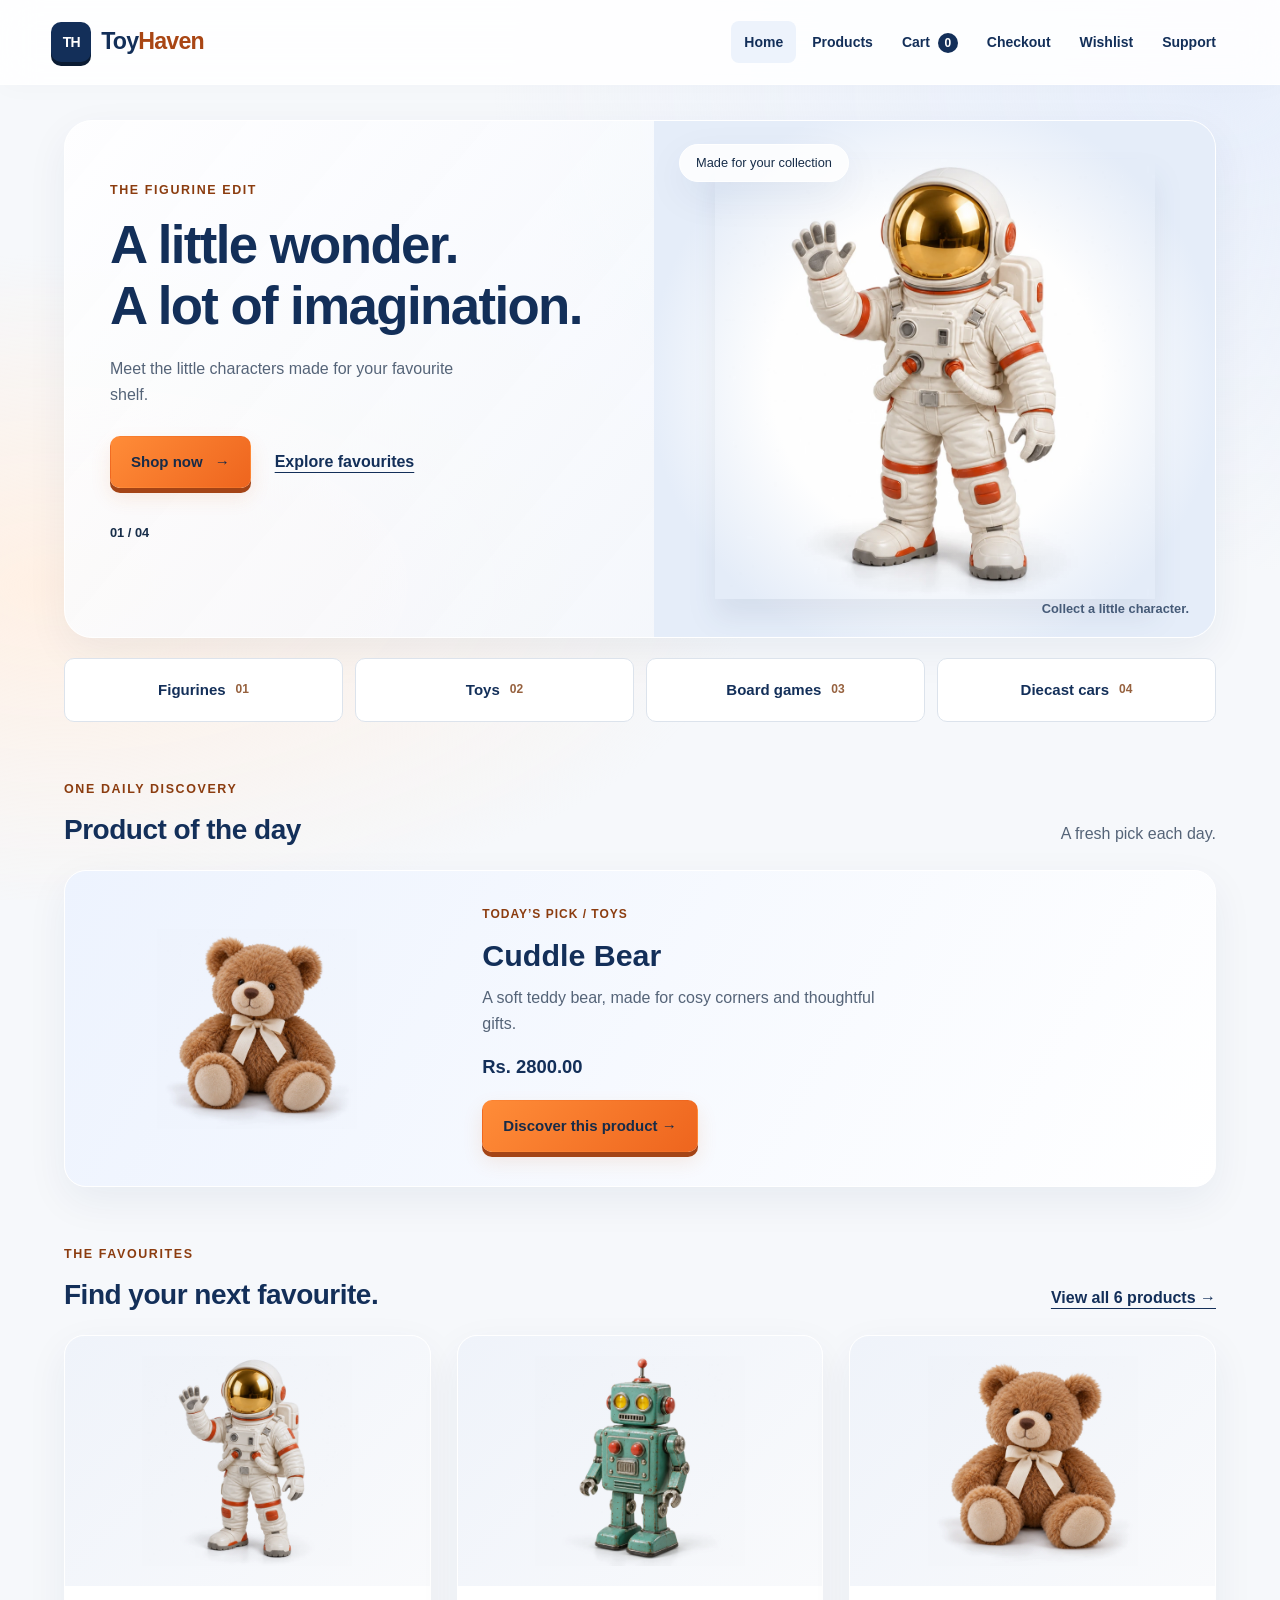
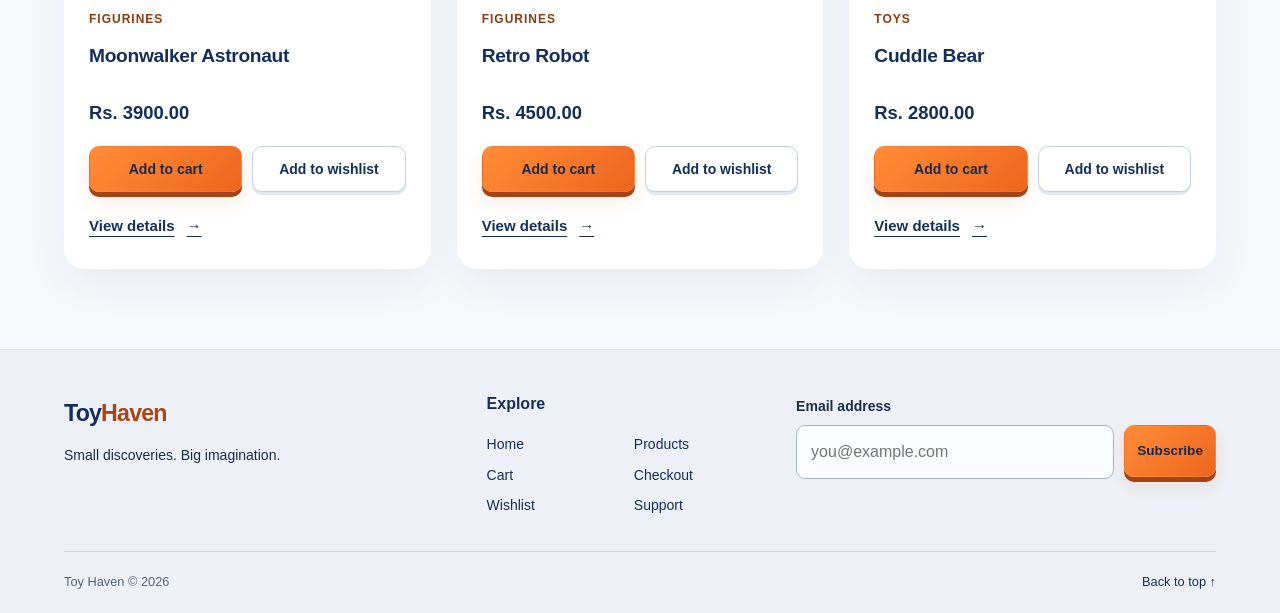
<file: index.html>
<!DOCTYPE html>
<!-- This is the home page. The language is English. -->
<html lang="en">
<head>
    <!-- This supports normal text and special characters. -->
    <meta charset="UTF-8" />
    <!-- This lets the layout fit phone and desktop screens. -->
    <meta name="viewport" content="width=device-width, initial-scale=1" />
    <!-- This describes the page for search engines. -->
    <meta name="description" content="Home at Toy Haven. Discover figurines, toys, board games and diecast cars in our demo collection." />
    <!-- This sets the browser theme colour where supported. -->
    <meta name="theme-color" content="#132f59" />
    <!-- This is the title shown in the browser tab. -->
    <title>Home | Toy Haven</title>
    <!-- This connects the browser tab icon. -->
    <link rel="icon" href="icons/favicon.svg" type="image/svg+xml" />
    <!-- This connects the Apple home screen icon. -->
    <link rel="apple-touch-icon" href="icons/icon-192.png" />
    <!-- This connects the web app settings. -->
    <link rel="manifest" href="manifest.webmanifest" />
    <!-- This connects the CSS design file. -->
    <link rel="stylesheet" href="css/style.css" />
    <!-- This loads data.js after the HTML has been read. -->
    <script src="js/data.js" defer></script>
    <!-- This loads common.js after the HTML has been read. -->
    <script src="js/common.js" defer></script>
    <!-- This loads home.js after the HTML has been read. -->
    <script src="js/home.js" defer></script>
</head>
<body>
    <!-- This link jumps to the main content. -->
    <a class="skip-link" href="#main">Skip to content</a>

    
    <!-- This is the top header with the logo and navigation. -->
    <header class="site-header">
        <div class="nav-wrap">
            <!-- This link opens the home page. -->
            <a class="brand" href="index.html">
                <span class="brand-mark">TH</span>Toy<span>Haven</span>
            </a>

            <!-- This is the mobile menu button. -->
            <button
                id="menu-button"
                class="menu-button"
                aria-label="Open navigation"
                aria-expanded="false"
                aria-controls="navigation"
            >
                <span></span><span></span><span></span>
            </button>

            <!-- These are the page navigation links. -->
            <nav id="navigation" aria-label="Main navigation">
                <!-- This link opens the home page. -->
                <a href="index.html" aria-current="page">Home</a>
                <!-- This link opens the product listing page. -->
                <a href="products.html">Products</a>
                <!-- This link opens the cart page. -->
                <a href="cart.html">Cart <!-- This shows the number of items in the cart. --><span id="cart-count">0</span></a>
                <!-- This link opens the checkout page. -->
                <a href="checkout.html">Checkout</a>
                <!-- This link opens the wishlist page. -->
                <a href="wishlist.html">Wishlist</a>
                <!-- This link opens the feedback and support page. -->
                <a href="support.html">Support</a>
            </nav>
        </div>
    </header>

    <!-- This is the loading screen. -->
    <div id="page-loader" class="page-loader" role="status">
        <span class="spinner" aria-hidden="true"></span>
        <span class="sr-only">Loading Toy Haven</span>
    </div>

    <!-- This contains the main page content. -->
    <main id="main" class="container">
        <!-- The banner changes automatically. -->
        <!-- This is the home page promotional banner. -->
        <section class="hero reveal">
            <div class="hero-copy">
                <!-- This shows the banner category. -->
                <p class="eyebrow" id="banner-category">THE FIGURINE EDIT</p>
                <!-- This is the main banner heading. -->
                <h1 id="banner-title">A little wonder.<br />A lot of imagination.</h1>
                <!-- This is the banner description. -->
                <p id="banner-text">Meet the little characters made for your favourite shelf.</p>

                <div class="actions">
                    <!-- This link opens the product listing page. -->
                    <a class="button" href="products.html">Shop now <span aria-hidden="true">&rarr;</span></a>
                    <!-- This link jumps to the featured products. -->
                    <a class="text-link" href="#featured">Explore favourites</a>
                </div>

                <div class="banner-controls">
                    <!-- This shows the current banner number. -->
                    <span id="banner-number">01 / 04</span>
                </div>
            </div>

            <div class="hero-art">
                <span class="floating-label">Made for your collection</span>
                <!-- This is the banner image. -->
                <img
                    id="banner-image"
                    src="images/astronaut.webp"
                    alt="Astronaut collectible figurine"
                    width="700"
                    height="700"
                />
                <!-- This is the text below the banner image. -->
                <span class="image-caption" id="banner-caption">Collect a little character.</span>
            </div>
        </section>

        <!-- These are the four category boxes. -->
        <section class="intro-strip reveal" aria-label="Store categories">
            <!-- This opens products filtered by this category. -->
            <a href="products.html#Figurines">Figurines <span>01</span></a>
            <!-- This opens products filtered by this category. -->
            <a href="products.html#Toys">Toys <span>02</span></a>
            <!-- This opens products filtered by this category. -->
            <a href="products.html#Board%20Games">Board games <span>03</span></a>
            <!-- This opens products filtered by this category. -->
            <a href="products.html#Diecast%20Cars">Diecast cars <span>04</span></a>
        </section>

        <section class="section reveal">
            <div class="section-heading">
                <div>
                    <p class="eyebrow">ONE DAILY DISCOVERY</p>
                    <h2>Product of the day</h2>
                </div>
                <p>A fresh pick each day.</p>
            </div>

            <!-- JavaScript places the daily product here. -->
            <div id="daily-product" class="daily-product"></div>
        </section>

        <!-- This section shows featured products. -->
        <section id="featured" class="section reveal">
            <div class="section-heading">
                <div>
                    <p class="eyebrow">THE FAVOURITES</p>
                    <h2>Find your next favourite.</h2>
                </div>
                <!-- This link opens the product listing page. -->
                <a class="text-link" href="products.html">View all 6 products &rarr;</a>
            </div>

            <!-- JavaScript places the featured product cards here. -->
            <div id="featured-products" class="product-grid"></div>
        </section>
    </main>

    
    <!-- This is the footer shown at the bottom of the page. -->
    <footer class="site-footer">
        <div class="container footer-grid">
            <div>
                <!-- This link opens the home page. -->
                <a class="brand" href="index.html">Toy<span>Haven</span></a>
                <p>Small discoveries. Big imagination.</p>
            </div>

            <div>
                <h2>Explore</h2>
                <!-- These are the page navigation links. -->
                <nav aria-label="Footer navigation">
                    <!-- This link opens the home page. -->
                    <a href="index.html">Home</a>
                    <!-- This link opens the product listing page. -->
                    <a href="products.html">Products</a>
                    <!-- This link opens the cart page. -->
                    <a href="cart.html">Cart</a>
                    <!-- This link opens the checkout page. -->
                    <a href="checkout.html">Checkout</a>
                    <!-- This link opens the wishlist page. -->
                    <a href="wishlist.html">Wishlist</a>
                    <!-- This link opens the feedback and support page. -->
                    <a href="support.html">Support</a>
                </nav>
            </div>

            <!-- This is the newsletter subscription form. -->
            <form id="newsletter-form" novalidate>
                <!-- This label describes the field below. -->
                <label for="newsletter-email">Email address</label>
                <div class="subscribe-row">
                    <!-- This is the newsletter email box. -->
                    <input
                        id="newsletter-email"
                        type="email"
                        required
                        placeholder="you@example.com"
                        maxlength="100"
                    />
                    <!-- This button submits the form. -->
                    <button type="submit">Subscribe</button>
                </div>
                <!-- This shows the subscription message. -->
                <p id="newsletter-message" class="form-message" role="status"></p>
            </form>
        </div>

        <div class="container footer-bottom">
            Toy Haven &copy; 2026 <!-- This link jumps to the main content. --><a href="#main">Back to top &uarr;</a>
        </div>
    </footer>

    <!-- This shows short messages such as Added to cart. -->
    <p id="notice" class="notice" role="status"></p>

    
    <!-- This is the product details popup. -->
    <dialog id="product-dialog" aria-labelledby="detail-name">
        <!-- This button closes the product popup. -->
        <button id="close-dialog" class="close-button" aria-label="Close product details">&times;</button>
        <!-- JavaScript places product details here. -->
        <div id="product-details"></div>
    </dialog>
</body>
</html>
</file>
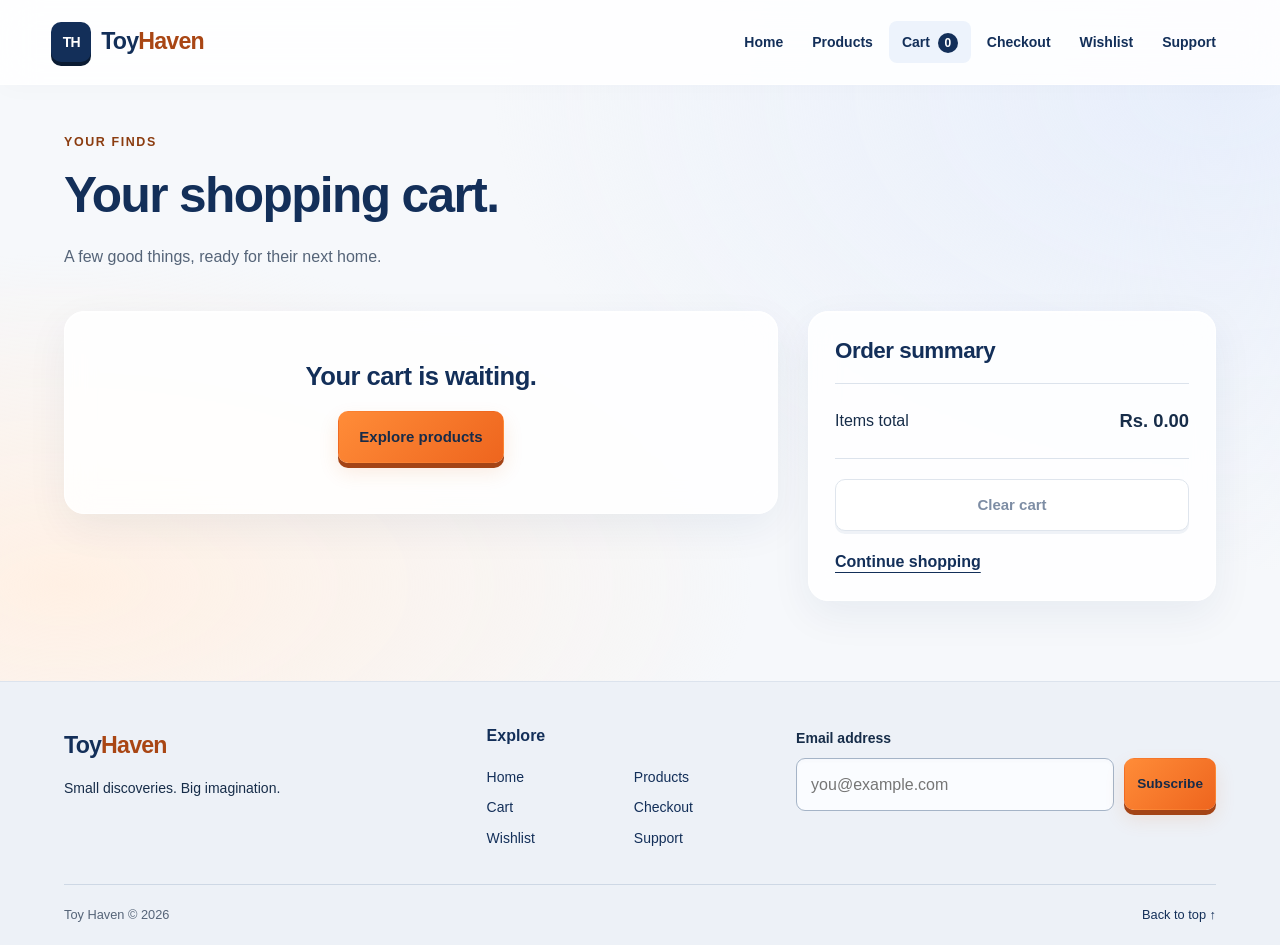
<file: cart.html>
<!DOCTYPE html>
<!-- This is the cart page. The language is English. -->
<html lang="en">
<head>
    <!-- This supports normal text and special characters. -->
    <meta charset="UTF-8" />
    <!-- This lets the layout fit phone and desktop screens. -->
    <meta name="viewport" content="width=device-width, initial-scale=1" />
    <!-- This describes the page for search engines. -->
    <meta name="description" content="Shopping cart at Toy Haven. Discover figurines, toys, board games and diecast cars in our demo collection." />
    <!-- This sets the browser theme colour where supported. -->
    <meta name="theme-color" content="#132f59" />
    <!-- This is the title shown in the browser tab. -->
    <title>Shopping cart | Toy Haven</title>
    <!-- This connects the browser tab icon. -->
    <link rel="icon" href="icons/favicon.svg" type="image/svg+xml" />
    <!-- This connects the Apple home screen icon. -->
    <link rel="apple-touch-icon" href="icons/icon-192.png" />
    <!-- This connects the web app settings. -->
    <link rel="manifest" href="manifest.webmanifest" />
    <!-- This connects the CSS design file. -->
    <link rel="stylesheet" href="css/style.css" />
    <!-- This loads data.js after the HTML has been read. -->
    <script src="js/data.js" defer></script>
    <!-- This loads common.js after the HTML has been read. -->
    <script src="js/common.js" defer></script>
    <!-- This loads cart.js after the HTML has been read. -->
    <script src="js/cart.js" defer></script>
</head>
<body>
    <!-- This link jumps to the main content. -->
    <a class="skip-link" href="#main">Skip to content</a>

    <!-- The same navigation appears on all six pages. -->
    <!-- This is the top header with the logo and navigation. -->
    <header class="site-header">
        <div class="nav-wrap">
            <!-- This link opens the home page. -->
            <a class="brand" href="index.html">
                <span class="brand-mark">TH</span>Toy<span>Haven</span>
            </a>

            <!-- This is the mobile menu button. -->
            <button
                id="menu-button"
                class="menu-button"
                aria-label="Open navigation"
                aria-expanded="false"
                aria-controls="navigation"
            >
                <span></span><span></span><span></span>
            </button>

            <!-- These are the page navigation links. -->
            <nav id="navigation" aria-label="Main navigation">
                <!-- This link opens the home page. -->
                <a href="index.html">Home</a>
                <!-- This link opens the product listing page. -->
                <a href="products.html">Products</a>
                <!-- This link opens the cart page. -->
                <a href="cart.html" aria-current="page">Cart <!-- This shows the number of items in the cart. --><span id="cart-count">0</span></a>
                <!-- This link opens the checkout page. -->
                <a href="checkout.html">Checkout</a>
                <!-- This link opens the wishlist page. -->
                <a href="wishlist.html">Wishlist</a>
                <!-- This link opens the feedback and support page. -->
                <a href="support.html">Support</a>
            </nav>
        </div>
    </header>

    <!-- This is the loading screen. -->
    <div id="page-loader" class="page-loader" role="status">
        <span class="spinner" aria-hidden="true"></span>
        <span class="sr-only">Loading Toy Haven</span>
    </div>

    <!-- This contains the main page content. -->
    <main id="main" class="container">
        <div class="page-heading reveal">
            <p class="eyebrow">YOUR FINDS</p>
            <!-- This is the main page heading. -->
            <h1>Your shopping cart.</h1>
            <p>A few good things, ready for their next home.</p>
        </div>

        <div class="two-column">
            <!-- JavaScript places the cart products here. -->
            <section id="cart-items" aria-label="Cart products"></section>

            <aside class="panel summary">
                <h2>Order summary</h2>

                <div class="total-line">
                    <span>Items total</span>
                    <!-- This shows the cart total. -->
                    <strong id="cart-total">Rs. 0</strong>
                </div>

                <!-- This button opens the checkout page. -->
                <a id="checkout-link" class="button full-width" href="checkout.html">
                    Proceed to checkout &rarr;
                </a>

                <!-- This button clears the whole cart. -->
                <button id="clear-cart" class="secondary full-width">Clear cart</button>

                <!-- This link opens the product listing page. -->
                <a class="text-link" href="products.html">Continue shopping</a>
            </aside>
        </div>
    </main>

    
    <!-- This is the footer shown at the bottom of the page. -->
    <footer class="site-footer">
        <div class="container footer-grid">
            <div>
                <!-- This link opens the home page. -->
                <a class="brand" href="index.html">Toy<span>Haven</span></a>
                <p>Small discoveries. Big imagination.</p>
            </div>

            <div>
                <h2>Explore</h2>
                <!-- These are the page navigation links. -->
                <nav aria-label="Footer navigation">
                    <!-- This link opens the home page. -->
                    <a href="index.html">Home</a>
                    <!-- This link opens the product listing page. -->
                    <a href="products.html">Products</a>
                    <!-- This link opens the cart page. -->
                    <a href="cart.html">Cart</a>
                    <!-- This link opens the checkout page. -->
                    <a href="checkout.html">Checkout</a>
                    <!-- This link opens the wishlist page. -->
                    <a href="wishlist.html">Wishlist</a>
                    <!-- This link opens the feedback and support page. -->
                    <a href="support.html">Support</a>
                </nav>
            </div>

            <!-- This is the newsletter subscription form. -->
            <form id="newsletter-form" novalidate>
                <!-- This label describes the field below. -->
                <label for="newsletter-email">Email address</label>
                <div class="subscribe-row">
                    <!-- This is the newsletter email box. -->
                    <input
                        id="newsletter-email"
                        type="email"
                        required
                        placeholder="you@example.com"
                        maxlength="100"
                    />
                    <!-- This button submits the form. -->
                    <button type="submit">Subscribe</button>
                </div>
                <!-- This shows the subscription message. -->
                <p id="newsletter-message" class="form-message" role="status"></p>
            </form>
        </div>

        <div class="container footer-bottom">
            Toy Haven &copy; 2026
            <!-- This link jumps to the main content. -->
            <a href="#main">Back to top &uarr;</a>
        </div>
    </footer>

    <!-- This shows short messages such as Added to cart. -->
    <p id="notice" class="notice" role="status"></p>

    
    <!-- This is the product details popup. -->
    <dialog id="product-dialog" aria-labelledby="detail-name">
        <!-- This button closes the product popup. -->
        <button id="close-dialog" class="close-button" aria-label="Close product details">&times;</button>
        <!-- JavaScript places product details here. -->
        <div id="product-details"></div>
    </dialog>
</body>
</html>
</file>
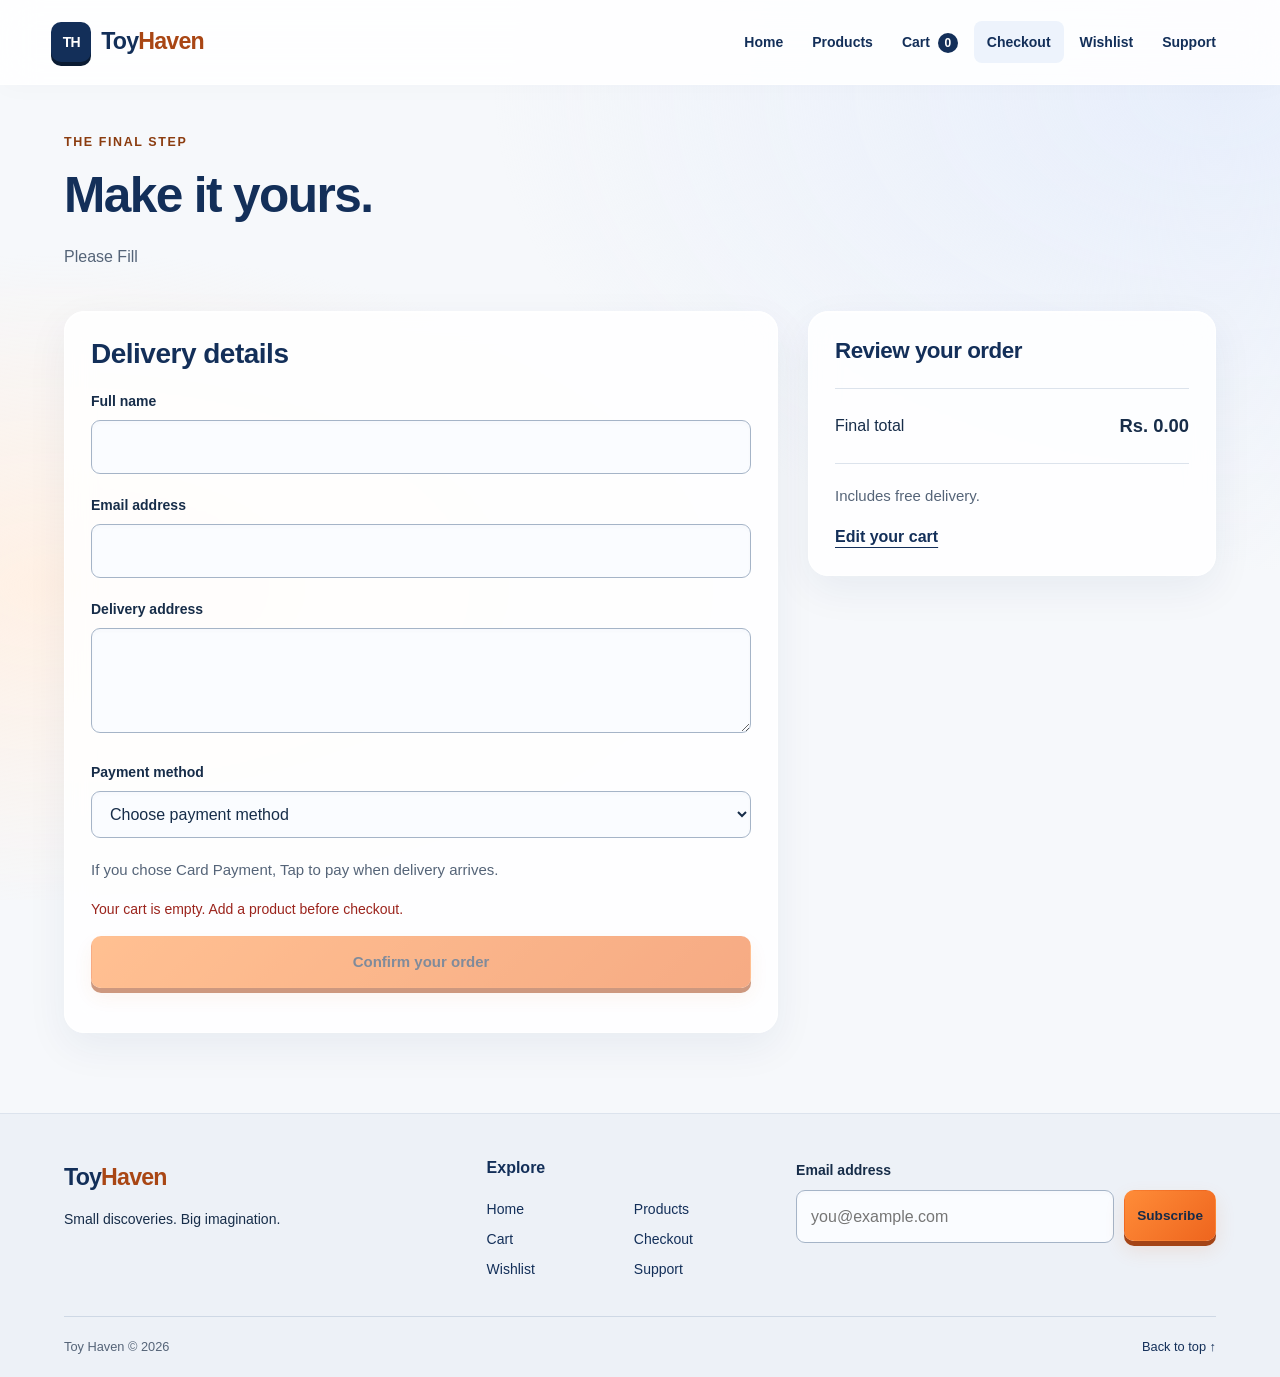
<file: checkout.html>
<!DOCTYPE html>
<!-- This is the checkout page. The language is English. -->
<html lang="en">
<head>
    <!-- This supports normal text and special characters. -->
    <meta charset="UTF-8" />
    <!-- This lets the layout fit phone and desktop screens. -->
    <meta name="viewport" content="width=device-width, initial-scale=1" />
    <!-- This describes the page for search engines. -->
    <meta name="description" content="Checkout at Toy Haven. Discover figurines, toys, board games and diecast cars in our demo collection." />
    <!-- This sets the browser theme colour where supported. -->
    <meta name="theme-color" content="#132f59" />
    <!-- This is the title shown in the browser tab. -->
    <title>Checkout | Toy Haven</title>
    <!-- This connects the browser tab icon. -->
    <link rel="icon" href="icons/favicon.svg" type="image/svg+xml" />
    <!-- This connects the Apple home screen icon. -->
    <link rel="apple-touch-icon" href="icons/icon-192.png" />
    <!-- This connects the web app settings. -->
    <link rel="manifest" href="manifest.webmanifest" />
    <!-- This connects the CSS design file. -->
    <link rel="stylesheet" href="css/style.css" />
    <!-- This loads data.js after the HTML has been read. -->
    <script src="js/data.js" defer></script>
    <!-- This loads common.js after the HTML has been read. -->
    <script src="js/common.js" defer></script>
    <!-- This loads checkout.js after the HTML has been read. -->
    <script src="js/checkout.js" defer></script>
</head>
<body>
    <!-- This link jumps to the main content. -->
    <a class="skip-link" href="#main">Skip to content</a>

    
    <!-- This is the top header with the logo and navigation. -->
    <header class="site-header">
        <div class="nav-wrap">
            <!-- This link opens the home page. -->
            <a class="brand" href="index.html">
                <span class="brand-mark">TH</span>Toy<span>Haven</span>
            </a>

            <!-- This is the mobile menu button. -->
            <button
                id="menu-button"
                class="menu-button"
                aria-label="Open navigation"
                aria-expanded="false"
                aria-controls="navigation"
            >
                <span></span><span></span><span></span>
            </button>

            <!-- These are the page navigation links. -->
            <nav id="navigation" aria-label="Main navigation">
                <!-- This link opens the home page. -->
                <a href="index.html">Home</a>
                <!-- This link opens the product listing page. -->
                <a href="products.html">Products</a>
                <!-- This link opens the cart page. -->
                <a href="cart.html">Cart <!-- This shows the number of items in the cart. --><span id="cart-count">0</span></a>
                <!-- This link opens the checkout page. -->
                <a href="checkout.html" aria-current="page">Checkout</a>
                <!-- This link opens the wishlist page. -->
                <a href="wishlist.html">Wishlist</a>
                <!-- This link opens the feedback and support page. -->
                <a href="support.html">Support</a>
            </nav>
        </div>
    </header>

    <!-- This is the loading screen. -->
    <div id="page-loader" class="page-loader" role="status">
        <span class="spinner" aria-hidden="true"></span>
        <span class="sr-only">Loading Toy Haven</span>
    </div>

    <!-- This contains the main page content. -->
    <main id="main" class="container">
        <div class="page-heading reveal">
            <p class="eyebrow">THE FINAL STEP</p>
            <!-- This is the main page heading. -->
            <h1>Make it yours.</h1>
            <p>Please Fill</p>
        </div>

        <div id="checkout-content" class="two-column">
            <section class="panel">
                <h2>Delivery details</h2>

                
                <!-- This is the delivery and payment form. -->
                <form id="checkout-form" novalidate>
                    <!-- This label describes the field below. -->
                    <label for="full-name">Full name</label>
                    <!-- This is the full name field. -->
                    <input id="full-name" name="name" autocomplete="name" required minlength="2" maxlength="80" />

                    <!-- This label describes the field below. -->
                    <label for="email">Email address</label>
                    <!-- This is the email field. -->
                    <input id="email" name="email" type="email" autocomplete="email" required maxlength="100" />

                    <!-- This label describes the field below. -->
                    <label for="address">Delivery address</label>
                    <!-- This is the delivery address field. -->
                    <textarea
                        id="address"
                        name="address"
                        autocomplete="street-address"
                        required
                        minlength="10"
                        maxlength="300"
                        rows="3"
                    ></textarea>

                    <!-- This label describes the field below. -->
                    <label for="payment">Payment method</label>
                    <!-- This dropdown selects the payment method. -->
                    <select id="payment" name="payment" required>
                        <option value="">Choose payment method</option>
                        <option value="Card">Card</option>
                        <option value="Cash on Delivery">Cash on Delivery</option>
                    </select>

                    <p class="muted">If you chose Card Payment, Tap to pay when delivery arrives.</p>
                    <!-- This shows checkout validation errors. -->
                    <p id="checkout-error" class="form-message" role="alert"></p>
                    <!-- This button submits the checkout form. -->
                    <button id="confirm-order" type="submit" class="full-width">Confirm your order</button>
                </form>
            </section>

            <aside class="panel summary">
                <h2>Review your order</h2>
                <!-- This shows the products in the order summary. -->
                <div id="order-items"></div>

                <div class="total-line">
                    <span>Final total</span>
                    <!-- This shows the final order total. -->
                    <strong id="checkout-total">Rs. 0</strong>
                </div>

                <p class="muted">Includes free delivery.</p>
                <!-- This link opens the cart page. -->
                <a class="text-link" href="cart.html">Edit your cart</a>
            </aside>
        </div>

        <!-- This is the order confirmation section. -->
        <section id="success" class="panel success" hidden aria-labelledby="success-title">
            <span class="success-check" aria-hidden="true">&#10003;</span>
            <h2 id="success-title" tabindex="-1">A little joy is on its way!</h2>
            <!-- This shows the customer name and total after checkout. -->
            <p id="success-message"></p>
            <!-- This link opens the product listing page. -->
            <a href="products.html" class="button">Back to the collection</a>
        </section>
    </main>

    
    <!-- This is the footer shown at the bottom of the page. -->
    <footer class="site-footer">
        <div class="container footer-grid">
            <div>
                <!-- This link opens the home page. -->
                <a class="brand" href="index.html">Toy<span>Haven</span></a>
                <p>Small discoveries. Big imagination.</p>
            </div>

            <div>
                <h2>Explore</h2>
                <!-- These are the page navigation links. -->
                <nav aria-label="Footer navigation">
                    <!-- This link opens the home page. -->
                    <a href="index.html">Home</a>
                    <!-- This link opens the product listing page. -->
                    <a href="products.html">Products</a>
                    <!-- This link opens the cart page. -->
                    <a href="cart.html">Cart</a>
                    <!-- This link opens the checkout page. -->
                    <a href="checkout.html">Checkout</a>
                    <!-- This link opens the wishlist page. -->
                    <a href="wishlist.html">Wishlist</a>
                    <!-- This link opens the feedback and support page. -->
                    <a href="support.html">Support</a>
                </nav>
            </div>

            <!-- This is the newsletter subscription form. -->
            <form id="newsletter-form" novalidate>
                <!-- This label describes the field below. -->
                <label for="newsletter-email">Email address</label>
                <div class="subscribe-row">
                    <!-- This is the newsletter email box. -->
                    <input id="newsletter-email" type="email" required placeholder="you@example.com" maxlength="100" />
                    <!-- This button submits the form. -->
                    <button type="submit">Subscribe</button>
                </div>
                <!-- This shows the subscription message. -->
                <p id="newsletter-message" class="form-message" role="status"></p>
            </form>
        </div>

        <div class="container footer-bottom">
            Toy Haven &copy; 2026 <!-- This link jumps to the main content. --><a href="#main">Back to top &uarr;</a>
        </div>
    </footer>

    <!-- This shows short messages such as Added to cart. -->
    <p id="notice" class="notice" role="status"></p>

    
    <!-- This is the product details popup. -->
    <dialog id="product-dialog" aria-labelledby="detail-name">
        <!-- This button closes the product popup. -->
        <button id="close-dialog" class="close-button" aria-label="Close product details">&times;</button>
        <!-- JavaScript places product details here. -->
        <div id="product-details"></div>
    </dialog>
</body>
</html>
</file>
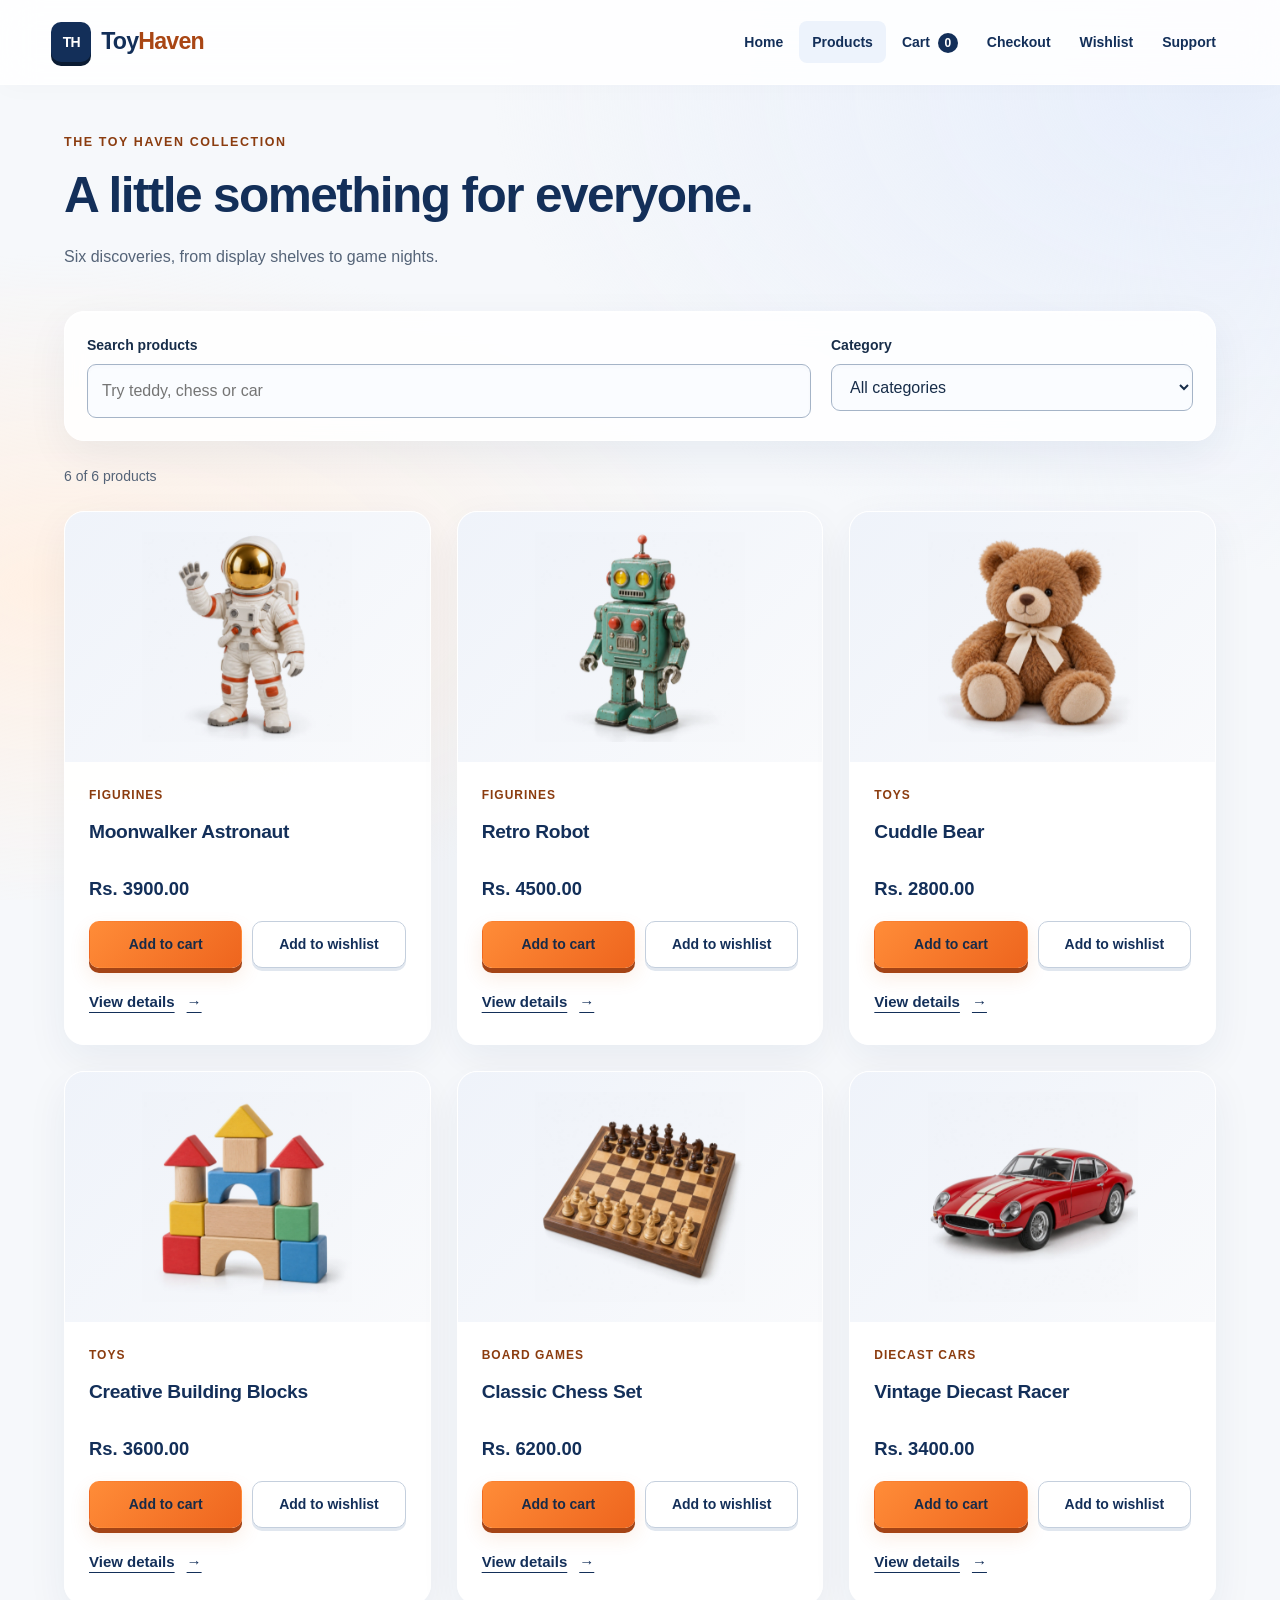
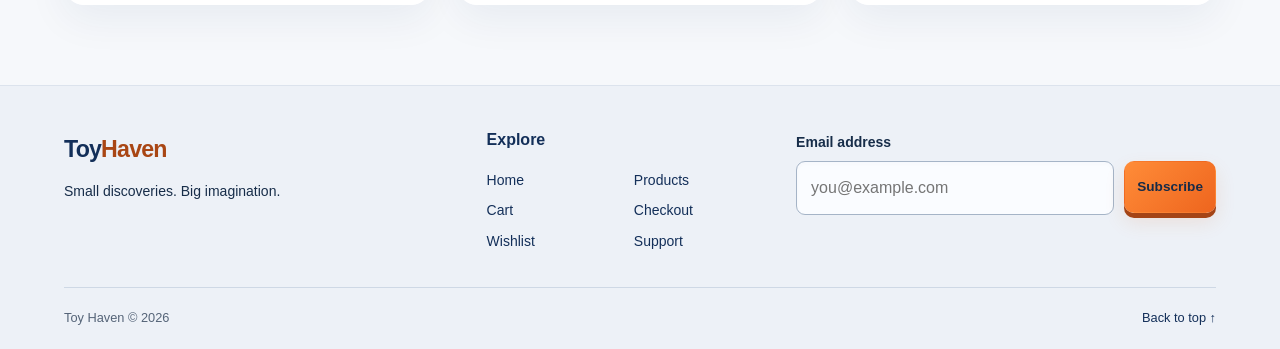
<file: products.html>
<!DOCTYPE html>
<!-- This is the product listing page. The language is English. -->
<html lang="en">
<head>
    <!-- This supports normal text and special characters. -->
    <meta charset="UTF-8" />
    <!-- This lets the layout fit phone and desktop screens. -->
    <meta name="viewport" content="width=device-width, initial-scale=1" />
    <!-- This describes the page for search engines. -->
    <meta name="description" content="Products at Toy Haven. Discover figurines, toys, board games and diecast cars in our demo collection." />
    <!-- This sets the browser theme colour where supported. -->
    <meta name="theme-color" content="#132f59" />
    <!-- This is the title shown in the browser tab. -->
    <title>Products | Toy Haven</title>
    <!-- This connects the browser tab icon. -->
    <link rel="icon" href="icons/favicon.svg" type="image/svg+xml" />
    <!-- This connects the Apple home screen icon. -->
    <link rel="apple-touch-icon" href="icons/icon-192.png" />
    <!-- This connects the web app settings. -->
    <link rel="manifest" href="manifest.webmanifest" />
    <!-- This connects the CSS design file. -->
    <link rel="stylesheet" href="css/style.css" />
    <!-- This loads data.js after the HTML has been read. -->
    <script src="js/data.js" defer></script>
    <!-- This loads common.js after the HTML has been read. -->
    <script src="js/common.js" defer></script>
    <!-- This loads products.js after the HTML has been read. -->
    <script src="js/products.js" defer></script>
</head>
<body>
    <!-- This link jumps to the main content. -->
    <a class="skip-link" href="#main">Skip to content</a>

    
    <!-- This is the top header with the logo and navigation. -->
    <header class="site-header">
        <div class="nav-wrap">
            <!-- This link opens the home page. -->
            <a class="brand" href="index.html">
                <span class="brand-mark">TH</span>Toy<span>Haven</span>
            </a>

            <!-- This is the mobile menu button. -->
            <button
                id="menu-button"
                class="menu-button"
                aria-label="Open navigation"
                aria-expanded="false"
                aria-controls="navigation"
            >
                <span></span><span></span><span></span>
            </button>

            <!-- These are the page navigation links. -->
            <nav id="navigation" aria-label="Main navigation">
                <!-- This link opens the home page. -->
                <a href="index.html">Home</a>
                <!-- This link opens the product listing page. -->
                <a href="products.html" aria-current="page">Products</a>
                <!-- This link opens the cart page. -->
                <a href="cart.html">Cart <!-- This shows the number of items in the cart. --><span id="cart-count">0</span></a>
                <!-- This link opens the checkout page. -->
                <a href="checkout.html">Checkout</a>
                <!-- This link opens the wishlist page. -->
                <a href="wishlist.html">Wishlist</a>
                <!-- This link opens the feedback and support page. -->
                <a href="support.html">Support</a>
            </nav>
        </div>
    </header>

    <!-- This is the loading screen. -->
    <div id="page-loader" class="page-loader" role="status">
        <span class="spinner" aria-hidden="true"></span>
        <span class="sr-only">Loading Toy Haven</span>
    </div>

    <!-- This contains the main page content. -->
    <main id="main" class="container">
        <div class="page-heading reveal">
            <p class="eyebrow">THE TOY HAVEN COLLECTION</p>
            <!-- This is the main page heading. -->
            <h1>A little something for everyone.</h1>
            <p>Six discoveries, from display shelves to game nights.</p>
        </div>

        <!-- The two controls work together to find matching products. -->
        <section class="filter-panel panel" aria-label="Search and filter products">
            <div>
                <!-- This label describes the field below. -->
                <label for="search">Search products</label>
                <!-- This is the product search box. -->
                <input id="search" type="search" placeholder="Try teddy, chess or car" />
            </div>

            <div>
                <!-- This label describes the field below. -->
                <label for="category">Category</label>
                <!-- This dropdown filters products by category. -->
                <select id="category">
                    <option value="All">All categories</option>
                    <option>Figurines</option>
                    <option>Toys</option>
                    <option>Board Games</option>
                    <option>Diecast Cars</option>
                </select>
            </div>
        </section>

        <!-- This shows the number of matching products. -->
        <p id="result-count" class="results-label" role="status"></p>
        <!-- JavaScript places the matching products here. -->
        <div id="products" class="product-grid"></div>
    </main>

    
    <!-- This is the footer shown at the bottom of the page. -->
    <footer class="site-footer">
        <div class="container footer-grid">
            <div>
                <!-- This link opens the home page. -->
                <a class="brand" href="index.html">Toy<span>Haven</span></a>
                <p>Small discoveries. Big imagination.</p>
            </div>

            <div>
                <h2>Explore</h2>
                <!-- These are the page navigation links. -->
                <nav aria-label="Footer navigation">
                    <!-- This link opens the home page. -->
                    <a href="index.html">Home</a>
                    <!-- This link opens the product listing page. -->
                    <a href="products.html">Products</a>
                    <!-- This link opens the cart page. -->
                    <a href="cart.html">Cart</a>
                    <!-- This link opens the checkout page. -->
                    <a href="checkout.html">Checkout</a>
                    <!-- This link opens the wishlist page. -->
                    <a href="wishlist.html">Wishlist</a>
                    <!-- This link opens the feedback and support page. -->
                    <a href="support.html">Support</a>
                </nav>
            </div>

            <!-- This is the newsletter subscription form. -->
            <form id="newsletter-form" novalidate>
                <!-- This label describes the field below. -->
                <label for="newsletter-email">Email address</label>
                <div class="subscribe-row">
                    <!-- This is the newsletter email box. -->
                    <input
                        id="newsletter-email"
                        type="email"
                        required
                        placeholder="you@example.com"
                        maxlength="100"
                    />
                    <!-- This button submits the form. -->
                    <button type="submit">Subscribe</button>
                </div>
                <!-- This shows the subscription message. -->
                <p id="newsletter-message" class="form-message" role="status"></p>
            </form>
        </div>

        <div class="container footer-bottom">
            Toy Haven &copy; 2026 <!-- This link jumps to the main content. --><a href="#main">Back to top &uarr;</a>
        </div>
    </footer>

    <!-- This shows short messages such as Added to cart. -->
    <p id="notice" class="notice" role="status"></p>

    
    <!-- This is the product details popup. -->
    <dialog id="product-dialog" aria-labelledby="detail-name">
        <!-- This button closes the product popup. -->
        <button id="close-dialog" class="close-button" aria-label="Close product details">&times;</button>
        <!-- JavaScript places product details here. -->
        <div id="product-details"></div>
    </dialog>
</body>
</html>
</file>
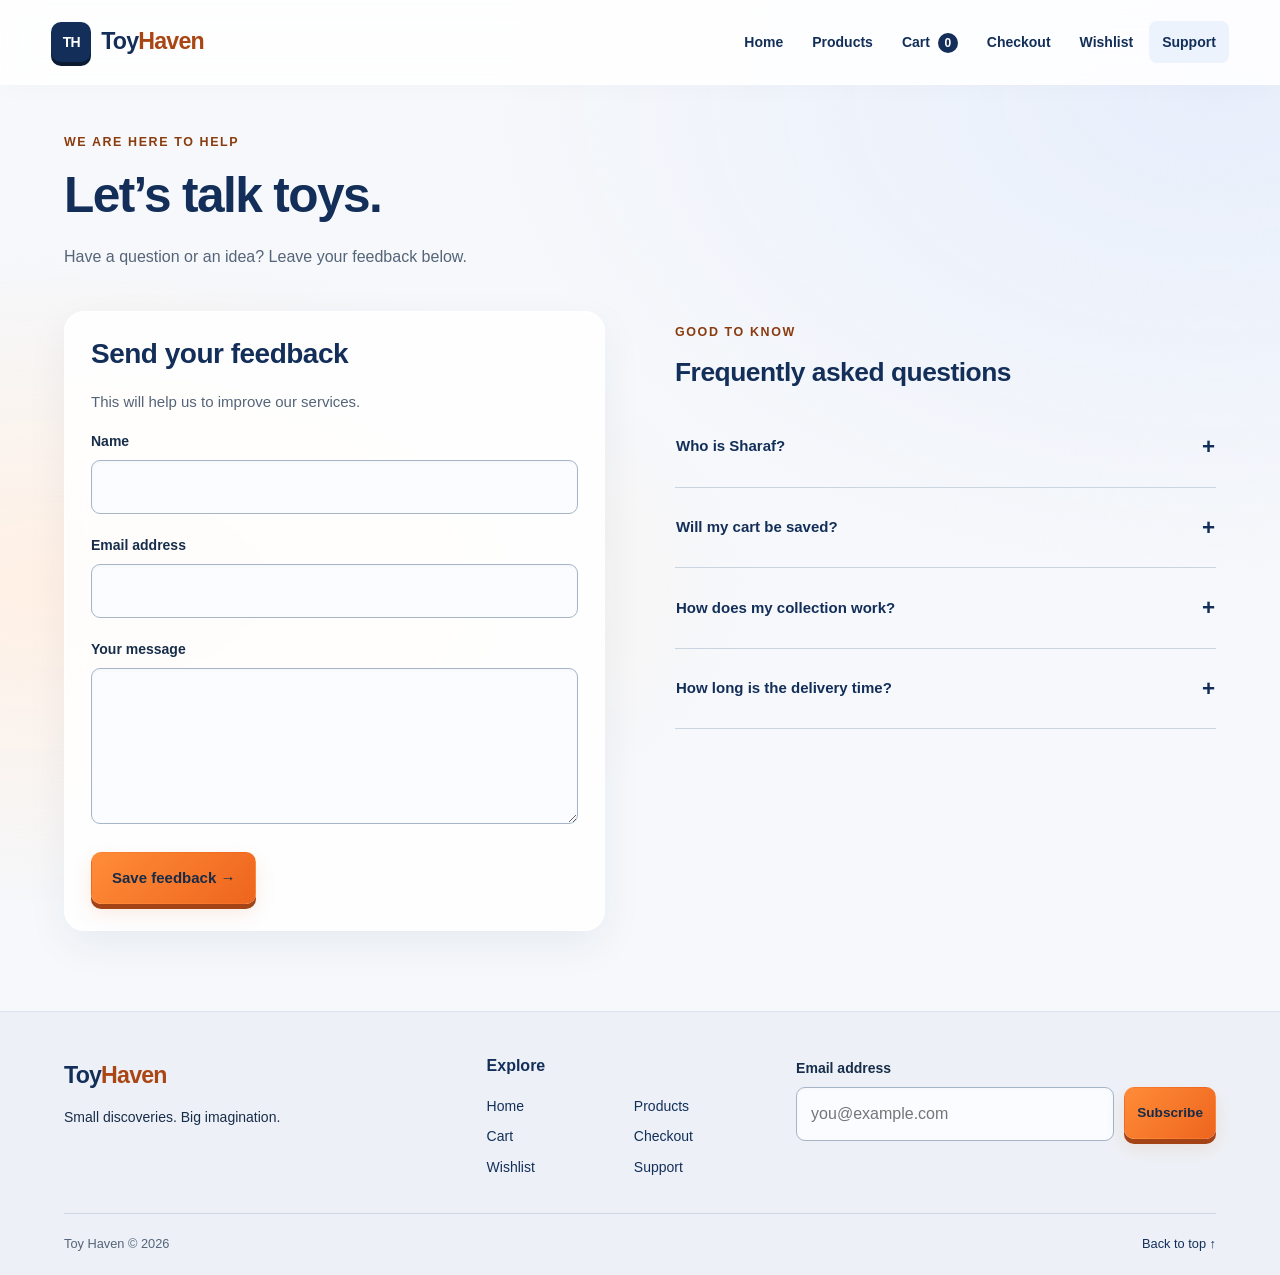
<file: support.html>
<!DOCTYPE html>
<!-- This is the feedback and support page. The language is English. -->
<html lang="en">
<head>
    <!-- This supports normal text and special characters. -->
    <meta charset="UTF-8" />
    <!-- This lets the layout fit phone and desktop screens. -->
    <meta name="viewport" content="width=device-width, initial-scale=1" />
    <!-- This describes the page for search engines. -->
    <meta name="description" content="Feedback and support at Toy Haven. Discover figurines, toys, board games and diecast cars in our demo collection." />
    <!-- This sets the browser theme colour where supported. -->
    <meta name="theme-color" content="#132f59" />
    <!-- This is the title shown in the browser tab. -->
    <title>Feedback and support | Toy Haven</title>
    <!-- This connects the browser tab icon. -->
    <link rel="icon" href="icons/favicon.svg" type="image/svg+xml" />
    <!-- This connects the Apple home screen icon. -->
    <link rel="apple-touch-icon" href="icons/icon-192.png" />
    <!-- This connects the web app settings. -->
    <link rel="manifest" href="manifest.webmanifest" />
    <!-- This connects the CSS design file. -->
    <link rel="stylesheet" href="css/style.css" />
    <!-- This loads data.js after the HTML has been read. -->
    <script src="js/data.js" defer></script>
    <!-- This loads common.js after the HTML has been read. -->
    <script src="js/common.js" defer></script>
    <!-- This loads support.js after the HTML has been read. -->
    <script src="js/support.js" defer></script>
</head>
<body>
    <!-- This link jumps to the main content. -->
    <a class="skip-link" href="#main">Skip to content</a>

    
    <!-- This is the top header with the logo and navigation. -->
    <header class="site-header">
        <div class="nav-wrap">
            <!-- This link opens the home page. -->
            <a class="brand" href="index.html">
                <span class="brand-mark">TH</span>Toy<span>Haven</span>
            </a>

            <!-- This is the mobile menu button. -->
            <button
                id="menu-button"
                class="menu-button"
                aria-label="Open navigation"
                aria-expanded="false"
                aria-controls="navigation"
            >
                <span></span><span></span><span></span>
            </button>

            <!-- These are the page navigation links. -->
            <nav id="navigation" aria-label="Main navigation">
                <!-- This link opens the home page. -->
                <a href="index.html">Home</a>
                <!-- This link opens the product listing page. -->
                <a href="products.html">Products</a>
                <!-- This link opens the cart page. -->
                <a href="cart.html">Cart <!-- This shows the number of items in the cart. --><span id="cart-count">0</span></a>
                <!-- This link opens the checkout page. -->
                <a href="checkout.html">Checkout</a>
                <!-- This link opens the wishlist page. -->
                <a href="wishlist.html">Wishlist</a>
                <!-- This link opens the feedback and support page. -->
                <a href="support.html" aria-current="page">Support</a>
            </nav>
        </div>
    </header>

    <!-- This is the loading screen. -->
    <div id="page-loader" class="page-loader" role="status">
        <span class="spinner" aria-hidden="true"></span>
        <span class="sr-only">Loading Toy Haven</span>
    </div>

    <!-- This contains the main page content. -->
    <main id="main" class="container">
        <div class="page-heading reveal">
            <p class="eyebrow">WE ARE HERE TO HELP</p>
            <!-- This is the main page heading. -->
            <h1>Let’s talk toys.</h1>
            <p>Have a question or an idea? Leave your feedback below.</p>
        </div>

        <div class="two-column support-layout">
            <section class="panel">
                <h2>Send your feedback</h2>
                <p class="muted">This will help us to improve our services.</p>

                <!-- This is the feedback form. -->
                <form id="feedback-form" novalidate>
                    <!-- This label describes the field below. -->
                    <label for="name">Name</label>
                    <!-- This is the feedback name field. -->
                    <input id="name" autocomplete="name" required minlength="2" maxlength="80" />

                    <!-- This label describes the field below. -->
                    <label for="feedback-email">Email address</label>
                    <!-- This is the feedback email field. -->
                    <input id="feedback-email" type="email" autocomplete="email" required maxlength="100" />

                    <!-- This label describes the field below. -->
                    <label for="message">Your message</label>
                    <!-- This is the feedback message box. -->
                    <textarea id="message" rows="5" required minlength="10" maxlength="1000"></textarea>

                    <!-- This shows feedback errors or confirmation. -->
                    <p id="feedback-message" class="form-message" role="status"></p>
                    <!-- This button submits the form. -->
                    <button type="submit">Save feedback &rarr;</button>
                </form>
            </section>

            <!-- This section contains frequently asked questions. -->
            <section class="faq">
                <p class="eyebrow">GOOD TO KNOW</p>
                <h2>Frequently asked questions</h2>

                
                <div class="faq-item">
                    <h3>
                        <!-- This opens or closes an FAQ answer. -->
                        <button class="faq-button" aria-expanded="false" aria-controls="answer-1">
                            Who is Sharaf?<span aria-hidden="true">+</span>
                        </button>
                    </h3>
                    <p id="answer-1" hidden>He is the owner. Also known as David Billa</p>
                </div>

                <div class="faq-item">
                    <h3>
                        <!-- This opens or closes an FAQ answer. -->
                        <button class="faq-button" aria-expanded="false" aria-controls="answer-2">
                            Will my cart be saved?<span aria-hidden="true">+</span>
                        </button>
                    </h3>
                    <p id="answer-2" hidden>
                        Yes. Your cart stays in this browser until you clear it or complete a demo order. Clearing browser data also removes it.
                    </p>
                </div>

                <div class="faq-item">
                    <h3>
                        <!-- This opens or closes an FAQ answer. -->
                        <button class="faq-button" aria-expanded="false" aria-controls="answer-3">
                            How does my collection work?<span aria-hidden="true">+</span>
                        </button>
                    </h3>
                    <p id="answer-3" hidden>
                        Add a product to your wishlist, then choose Interested, Owned or Not Interested. You can change this selection later.
                    </p>
                </div>

                <div class="faq-item">
                    <h3>
                        <!-- This opens or closes an FAQ answer. -->
                        <button class="faq-button" aria-expanded="false" aria-controls="answer-4">
                            How long is the delivery time?<span aria-hidden="true">+</span>
                        </button>
                    </h3>
                    <p id="answer-4" hidden>
                        Delivery times vary depending on your location and the items in your order. Typically, delivery takes 3-5 business days.
                    </p>
                </div>
            </section>
        </div>
    </main>

    
    <!-- This is the footer shown at the bottom of the page. -->
    <footer class="site-footer">
        <div class="container footer-grid">
            <div>
                <!-- This link opens the home page. -->
                <a class="brand" href="index.html">Toy<span>Haven</span></a>
                <p>Small discoveries. Big imagination.</p>
            </div>

            <div>
                <h2>Explore</h2>
                <!-- These are the page navigation links. -->
                <nav aria-label="Footer navigation">
                    <!-- This link opens the home page. -->
                    <a href="index.html">Home</a>
                    <!-- This link opens the product listing page. -->
                    <a href="products.html">Products</a>
                    <!-- This link opens the cart page. -->
                    <a href="cart.html">Cart</a>
                    <!-- This link opens the checkout page. -->
                    <a href="checkout.html">Checkout</a>
                    <!-- This link opens the wishlist page. -->
                    <a href="wishlist.html">Wishlist</a>
                    <!-- This link opens the feedback and support page. -->
                    <a href="support.html">Support</a>
                </nav>
            </div>

            <!-- This is the newsletter subscription form. -->
            <form id="newsletter-form" novalidate>
                <!-- This label describes the field below. -->
                <label for="newsletter-email">Email address</label>
                <div class="subscribe-row">
                    <!-- This is the newsletter email box. -->
                    <input id="newsletter-email" type="email" required placeholder="you@example.com" maxlength="100" />
                    <!-- This button submits the form. -->
                    <button type="submit">Subscribe</button>
                </div>
                <!-- This shows the subscription message. -->
                <p id="newsletter-message" class="form-message" role="status"></p>
            </form>
        </div>

        <div class="container footer-bottom">
            Toy Haven &copy; 2026 <!-- This link jumps to the main content. --><a href="#main">Back to top &uarr;</a>
        </div>
    </footer>

    <!-- This shows short messages such as Added to cart. -->
    <p id="notice" class="notice" role="status"></p>

   
    <!-- This is the product details popup. -->
    <dialog id="product-dialog" aria-labelledby="detail-name">
        <!-- This button closes the product popup. -->
        <button id="close-dialog" class="close-button" aria-label="Close product details">&times;</button>
        <!-- JavaScript places product details here. -->
        <div id="product-details"></div>
    </dialog>
</body>
</html>
</file>
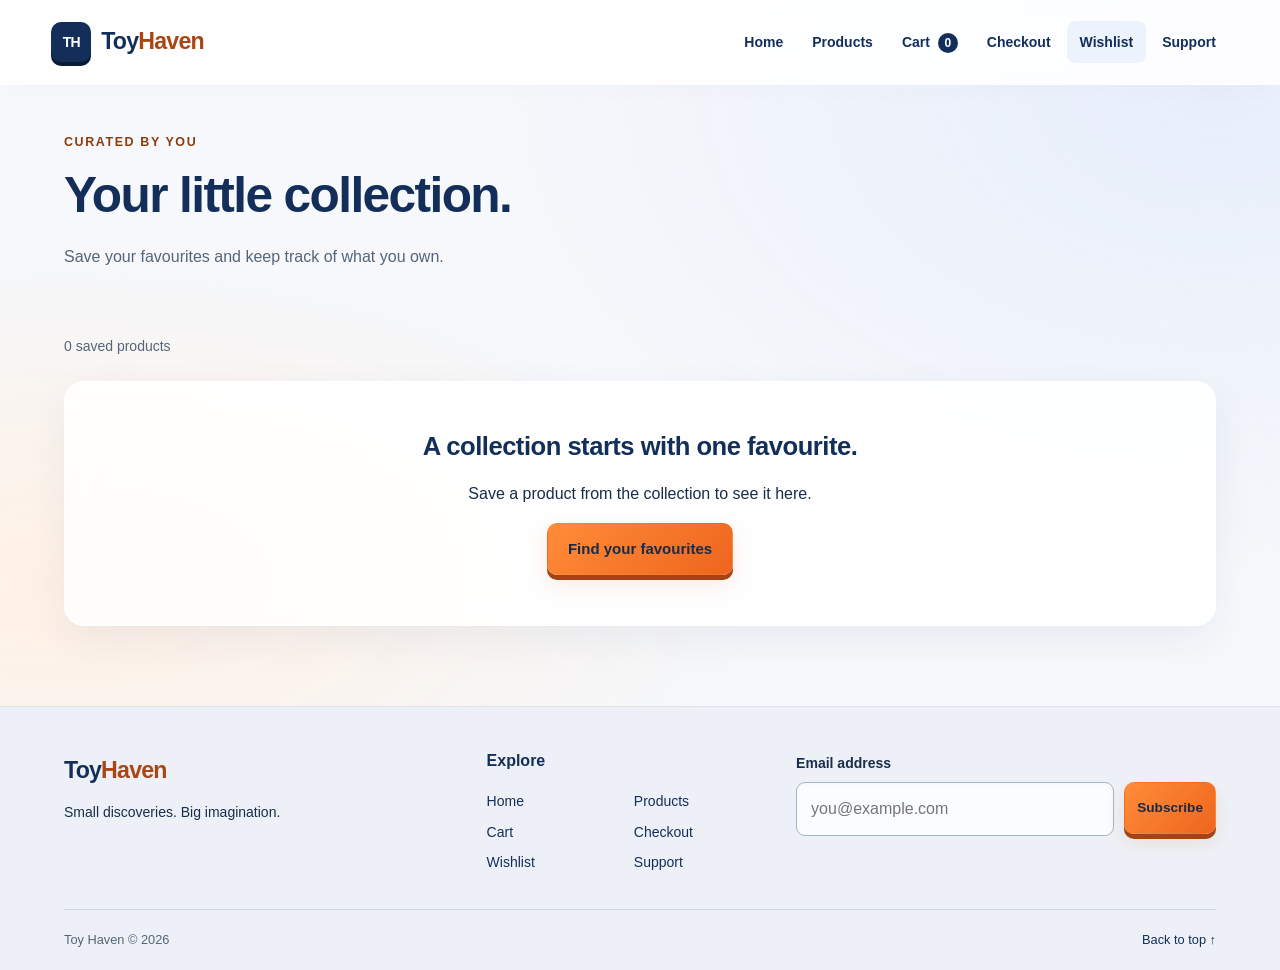
<file: wishlist.html>
<!DOCTYPE html>
<!-- This is the wishlist page. The language is English. -->
<html lang="en">
<head>
    <!-- This supports normal text and special characters. -->
    <meta charset="UTF-8" />
    <!-- This lets the layout fit phone and desktop screens. -->
    <meta name="viewport" content="width=device-width, initial-scale=1" />
    <!-- This describes the page for search engines. -->
    <meta name="description" content="Wishlist and collection at Toy Haven. Discover figurines, toys, board games and diecast cars in our demo collection." />
    <!-- This sets the browser theme colour where supported. -->
    <meta name="theme-color" content="#132f59" />
    <!-- This is the title shown in the browser tab. -->
    <title>Wishlist and collection | Toy Haven</title>
    <!-- This connects the browser tab icon. -->
    <link rel="icon" href="icons/favicon.svg" type="image/svg+xml" />
    <!-- This connects the Apple home screen icon. -->
    <link rel="apple-touch-icon" href="icons/icon-192.png" />
    <!-- This connects the web app settings. -->
    <link rel="manifest" href="manifest.webmanifest" />
    <!-- This connects the CSS design file. -->
    <link rel="stylesheet" href="css/style.css" />
    <!-- This loads data.js after the HTML has been read. -->
    <script src="js/data.js" defer></script>
    <!-- This loads common.js after the HTML has been read. -->
    <script src="js/common.js" defer></script>
    <!-- This loads wishlist.js after the HTML has been read. -->
    <script src="js/wishlist.js" defer></script>
</head>
<body>
    <!-- This link jumps to the main content. -->
    <a class="skip-link" href="#main">Skip to content</a>

    
    <!-- This is the top header with the logo and navigation. -->
    <header class="site-header">
        <div class="nav-wrap">
            <!-- This link opens the home page. -->
            <a class="brand" href="index.html">
                <span class="brand-mark">TH</span>Toy<span>Haven</span>
            </a>

            <!-- This is the mobile menu button. -->
            <button
                id="menu-button"
                class="menu-button"
                aria-label="Open navigation"
                aria-expanded="false"
                aria-controls="navigation"
            >
                <span></span><span></span><span></span>
            </button>

            <!-- These are the page navigation links. -->
            <nav id="navigation" aria-label="Main navigation">
                <!-- This link opens the home page. -->
                <a href="index.html">Home</a>
                <!-- This link opens the product listing page. -->
                <a href="products.html">Products</a>
                <!-- This link opens the cart page. -->
                <a href="cart.html">Cart <!-- This shows the number of items in the cart. --><span id="cart-count">0</span></a>
                <!-- This link opens the checkout page. -->
                <a href="checkout.html">Checkout</a>
                <!-- This link opens the wishlist page. -->
                <a href="wishlist.html" aria-current="page">Wishlist</a>
                <!-- This link opens the feedback and support page. -->
                <a href="support.html">Support</a>
            </nav>
        </div>
    </header>

    <!-- This is the loading screen. -->
    <div id="page-loader" class="page-loader" role="status">
        <span class="spinner" aria-hidden="true"></span>
        <span class="sr-only">Loading Toy Haven</span>
    </div>

    <!-- This contains the main page content. -->
    <main id="main" class="container">
        <div class="page-heading reveal">
            <p class="eyebrow">CURATED BY YOU</p>
            <!-- This is the main page heading. -->
            <h1>Your little collection.</h1>
            <p>Save your favourites and keep track of what you own.</p>
        </div>

        <!-- This shows the number of saved products. -->
        <p id="wishlist-count" class="results-label" role="status"></p>
        <!-- JavaScript places the saved products here. -->
        <div id="wishlist-items" class="product-grid"></div>
    </main>

    
    <!-- This is the footer shown at the bottom of the page. -->
    <footer class="site-footer">
        <div class="container footer-grid">
            <div>
                <!-- This link opens the home page. -->
                <a class="brand" href="index.html">Toy<span>Haven</span></a>
                <p>Small discoveries. Big imagination.</p>
            </div>

            <div>
                <h2>Explore</h2>
                <!-- These are the page navigation links. -->
                <nav aria-label="Footer navigation">
                    <!-- This link opens the home page. -->
                    <a href="index.html">Home</a>
                    <!-- This link opens the product listing page. -->
                    <a href="products.html">Products</a>
                    <!-- This link opens the cart page. -->
                    <a href="cart.html">Cart</a>
                    <!-- This link opens the checkout page. -->
                    <a href="checkout.html">Checkout</a>
                    <!-- This link opens the wishlist page. -->
                    <a href="wishlist.html">Wishlist</a>
                    <!-- This link opens the feedback and support page. -->
                    <a href="support.html">Support</a>
                </nav>
            </div>

            <!-- This is the newsletter subscription form. -->
            <form id="newsletter-form" novalidate>
                <!-- This label describes the field below. -->
                <label for="newsletter-email">Email address</label>
                <div class="subscribe-row">
                    <!-- This is the newsletter email box. -->
                    <input
                        id="newsletter-email"
                        type="email"
                        required
                        placeholder="you@example.com"
                        maxlength="100"
                    />
                    <!-- This button submits the form. -->
                    <button type="submit">Subscribe</button>
                </div>
                <!-- This shows the subscription message. -->
                <p id="newsletter-message" class="form-message" role="status"></p>
            </form>
        </div>

        <div class="container footer-bottom">
            Toy Haven &copy; 2026 <!-- This link jumps to the main content. --><a href="#main">Back to top &uarr;</a>
        </div>
    </footer>

    <!-- This shows short messages such as Added to cart. -->
    <p id="notice" class="notice" role="status"></p>

    
    <!-- This is the product details popup. -->
    <dialog id="product-dialog" aria-labelledby="detail-name">
        <!-- This button closes the product popup. -->
        <button id="close-dialog" class="close-button" aria-label="Close product details">&times;</button>
        <!-- JavaScript places product details here. -->
        <div id="product-details"></div>
    </dialog>
</body>
</html>
</file>
<file: css/style.css>
/* 1. Shared colours, spacing and readable base styles. */
/* These are the shared website colours and design values. */
:root {
    /* This stores a reusable design value. */
    --blue: #132f59;
    /* This stores a reusable design value. */
    --blue-light: #edf3fc;
    /* This stores a reusable design value. */
    --orange: #ee651e;
    /* This stores a reusable design value. */
    --ink: #172d49;
    /* This stores a reusable design value. */
    --muted: #556478;
    /* This stores a reusable design value. */
    --line: #dce3ec;
    /* This stores a reusable design value. */
    --shadow: 0 14px 40px #162f5910;
}
* {
    box-sizing: border-box;
}
html {
    /* This makes anchor link scrolling smooth. */
    scroll-behavior: smooth;
    scroll-padding-top: 110px;
}
body {
    /* This sets space outside the element. */
    margin: 0;
    /* This sets the background colour or gradient. */
    background: #f6f8fb;
    /* This sets the text colour. */
    color: var(--ink);
    /* This sets the font and line spacing. */
    font: 16px/1.6 Arial, Helvetica, sans-serif;
}
body::before {
    content: "";
    /* This keeps the element in place while scrolling. */
    position: fixed;
    inset: 0;
    /* This controls which positioned element appears on top. */
    z-index: -1;
    background:
        radial-gradient(ellipse at 95% 10%, #e7eefb, transparent 42%),
        radial-gradient(ellipse at 5% 65%, #fff0e4, transparent 40%);
}
h1,
h2,
h3,
p {
    /* This sets space outside the top edge. */
    margin-top: 0;
}
h1,
h2,
h3 {
    /* This sets the text colour. */
    color: var(--blue);
    /* This sets the space between lines of text. */
    line-height: 1.15;
}
h1 {
    /* This sets the text size. */
    font-size: 2.45rem;
    /* This changes the space between letters. */
    letter-spacing: -1.6px;
    /* This sets space outside the bottom edge. */
    margin-bottom: 20px;
}
h2 {
    /* This sets the text size. */
    font-size: 1.75rem;
    /* This changes the space between letters. */
    letter-spacing: -0.5px;
    /* This sets space outside the bottom edge. */
    margin-bottom: 20px;
}
h3 {
    /* This sets the text size. */
    font-size: 1.4rem;
}
p {
    /* This sets space outside the bottom edge. */
    margin-bottom: 16px;
}
a {
    /* This sets the text colour. */
    color: var(--blue);
    /* This removes the default underline. */
    text-decoration: none;
}
a:hover {
    /* This sets the text colour. */
    color: #a44310;
}
img {
    max-width: 100%;
    height: auto;
    /* This displays the element as a block. */
    display: block;
}
button,
input,
select,
textarea {
    /* This sets the font and line spacing. */
    font: inherit;
}
button,
/* These styles control button. */
.button {
    /* This sets the border appearance. */
    border: 1px solid transparent;
    /* This rounds the corners. */
    border-radius: 10px;
    /* This sets space inside the element. */
    padding: 13px 20px;
    /* This sets the background colour or gradient. */
    background: linear-gradient(135deg, #ff8c38, var(--orange));
    /* This sets the text colour. */
    color: #172b48;
    /* This sets how bold the text is. */
    font-weight: 700;
    /* This sets the text size. */
    font-size: 0.9375rem;
    /* This shows a hand pointer. */
    cursor: pointer;
    /* This creates a flexible row that fits its content. */
    display: inline-flex;
    /* This centres the items along the main axis. */
    justify-content: center;
    /* This aligns items across the row or grid. */
    align-items: center;
    /* This sets the space between items. */
    gap: 12px;
    /* This adds a shadow. */
    box-shadow: 0 5px 0 #a44416, 0 9px 20px #dc682022;
    /* This makes style changes smooth. */
    transition: transform .2s, box-shadow .2s, background .2s;
}
button:hover,
/* These styles control button:hover. */
.button:hover {
    /* This moves, rotates or scales the element. */
    transform: translateY(-3px);
    /* This adds a shadow. */
    box-shadow: 0 7px 0 #a44416, 0 12px 22px #dc68202b;
    /* This sets the text colour. */
    color: #172b48;
}
button:active,
/* These styles control button:active. */
.button:active {
    /* This moves, rotates or scales the element. */
    transform: translateY(2px);
    /* This adds a shadow. */
    box-shadow: 0 2px 0 #a44416;
}
button:disabled {
    /* This sets the transparency. */
    opacity: .55;
    /* This shows that the control is unavailable. */
    cursor: not-allowed;
    /* This removes movement or scaling. */
    transform: none;
}
:focus-visible {
    outline: 3px solid #1763b0;
    outline-offset: 4px;
}
[hidden] {
    display: none !important;
}
/* These styles control container. */
.container {
    width: min(1180px, 90%);
    /* This centres the element horizontally. */
    margin: auto;
}
main.container {
    min-height: 55vh;
    /* This sets space inside the bottom edge. */
    padding-bottom: 80px;
}
/* These styles control muted. */
.muted {
    /* This sets the text colour. */
    color: var(--muted);
    /* This sets the text size. */
    font-size: 0.9375rem;
}
.eyebrow,
/* These styles control category. */
.category {
    /* This sets the text colour. */
    color: #8b3c0f;
    /* This sets the text size. */
    font-size: 0.78rem;
    /* This sets how bold the text is. */
    font-weight: 700;
    /* This changes the space between letters. */
    letter-spacing: 1.6px;
    /* This displays the text in uppercase. */
    text-transform: uppercase;
    /* This sets space outside the bottom edge. */
    margin-bottom: 14px;
}
/* These styles control category. */
.category {
    /* This sets the text size. */
    font-size: 0.75rem;
    /* This changes the space between letters. */
    letter-spacing: 1px;
}
/* These styles control panel. */
.panel {
    /* This sets space inside the element. */
    padding: 26px;
    /* This sets the border appearance. */
    border: 1px solid white;
    /* This sets the background colour or gradient. */
    background: #ffffffd9;
    /* This rounds the corners. */
    border-radius: 20px;
    /* This adds a shadow. */
    box-shadow: var(--shadow), inset 0 1px white;
    /* This blurs the background behind the element. */
    backdrop-filter: blur(14px);
}
/* These styles control secondary. */
.secondary {
    /* This sets the text colour. */
    color: var(--blue);
    /* This sets the background colour or gradient. */
    background: #fff;
    /* This sets the border appearance. */
    border-color: #c4cfdd;
    /* This adds a shadow. */
    box-shadow: 0 3px 0 #e1e7ef;
}
/* These styles control secondary:hover. */
.secondary:hover {
    /* This sets the text colour. */
    color: var(--blue);
    /* This adds a shadow. */
    box-shadow: 0 5px 0 #d4deeb;
}
.text-link,
/* These styles control text button. */
.text-button {
    /* This sets how bold the text is. */
    font-weight: 700;
    /* This adds an underline. */
    text-decoration: underline;
    /* This sets the gap between text and its underline. */
    text-underline-offset: 5px;
}
/* These styles control text button. */
.text-button {
    /* This sets the border appearance. */
    border: 0;
    /* This sets space inside the element. */
    padding: 6px 0;
    /* This sets the background colour or gradient. */
    background: none;
    /* This sets the text colour. */
    color: var(--blue);
    /* This adds a shadow. */
    box-shadow: none;
}
/* These styles control text button:hover. */
.text-button:hover {
    /* This sets the text colour. */
    color: #8b3c0f;
    /* This adds a shadow. */
    box-shadow: none;
    /* This removes movement or scaling. */
    transform: none;
}
/* These styles control full width. */
.full-width {
    width: 100%;
    /* This sets space outside the bottom edge. */
    margin-bottom: 18px;
}
.sr-only,
/* These styles control skip link. */
.skip-link {
    /* This positions the element inside its positioned parent. */
    position: absolute;
    width: 1px;
    height: 1px;
    /* This controls content outside the box. */
    overflow: hidden;
    clip-path: inset(50%);
}
/* These styles control skip link:focus. */
.skip-link:focus {
    clip-path: none;
    width: auto;
    height: auto;
    top: 12px;
    left: 12px;
    /* This sets space inside the element. */
    padding: 10px;
    /* This sets the background colour or gradient. */
    background: white;
    /* This controls which positioned element appears on top. */
    z-index: 100;
}
/* 2. Glass navigation and a CSS animated mobile menu. */
/* These styles control site header. */
.site-header {
    /* This keeps the element visible after its scroll position is reached. */
    position: sticky;
    top: 0;
    /* This controls which positioned element appears on top. */
    z-index: 20;
    /* This sets the background colour or gradient. */
    background: #ffffffdf;
    /* This blurs the background behind the element. */
    backdrop-filter: blur(18px);
    /* This sets the border appearance. */
    border-bottom: 1px solid #fff;
    /* This adds a shadow. */
    box-shadow: 0 2px 25px #142f5906;
}
/* These styles control nav wrap. */
.nav-wrap {
    width: min(1240px, 92%);
    /* This centres the element horizontally. */
    margin: auto;
    min-height: 84px;
    /* This arranges items with Flexbox. */
    display: flex;
    /* This aligns items across the row or grid. */
    align-items: center;
    /* This puts space between the items. */
    justify-content: space-between;
    flex-wrap: wrap;
}
/* These styles control brand. */
.brand {
    /* This creates a flexible row that fits its content. */
    display: inline-flex;
    /* This aligns items across the row or grid. */
    align-items: center;
    /* This sets the text size. */
    font-size: 1.45rem;
    /* This sets how bold the text is. */
    font-weight: 800;
    /* This changes the space between letters. */
    letter-spacing: -0.8px;
    /* This sets the text colour. */
    color: var(--blue);
}
/* These styles control brand > span:not(brand mark). */
.brand > span:not(.brand-mark) {
    /* This sets the text colour. */
    color: #a94614;
}
/* These styles control brand mark. */
.brand-mark {
    /* This sets the background colour or gradient. */
    background: var(--blue);
    /* This sets the text colour. */
    color: white;
    /* This rounds the corners. */
    border-radius: 10px;
    /* This sets the text size. */
    font-size: 0.875rem;
    /* This changes the space between letters. */
    letter-spacing: -1px;
    width: 40px;
    height: 40px;
    /* This arranges items in a grid. */
    display: grid;
    /* This centres grid items in both directions. */
    place-items: center;
    /* This sets space outside the right edge. */
    margin-right: 10px;
    /* This adds a shadow. */
    box-shadow: 0 4px 0 #0a1b33;
}
/* These styles control navigation. */
#navigation {
    /* This hides the element. */
    display: none;
    width: 100%;
    /* This sets space inside the element. */
    padding: 15px 0 22px;
}
/* These styles control navigationopen. */
#navigation.open {
    /* This arranges items with Flexbox. */
    display: flex;
    flex-direction: column;
    /* This sets the space between items. */
    gap: 4px;
    /* This runs the named animation. */
    animation: appear .25s;
}
/* These styles control navigation a. */
#navigation a {
    /* This sets space inside the element. */
    padding: 10px 13px;
    /* This sets the text size. */
    font-size: 0.875rem;
    /* This sets how bold the text is. */
    font-weight: 700;
    /* This rounds the corners. */
    border-radius: 8px;
}
#navigation a:hover,
/* These styles control navigation a[aria current="page"]. */
#navigation a[aria-current="page"] {
    /* This sets the background colour or gradient. */
    background: var(--blue-light);
    /* This sets the text colour. */
    color: var(--blue);
}
/* These styles control cart count. */
#cart-count {
    /* This creates a small inline grid. */
    display: inline-grid;
    /* This centres grid items in both directions. */
    place-items: center;
    min-width: 20px;
    height: 20px;
    /* This sets space outside the left edge. */
    margin-left: 4px;
    /* This sets the text size. */
    font-size: 0.75rem;
    /* This sets the text colour. */
    color: white;
    /* This sets the background colour or gradient. */
    background: var(--blue);
    /* This rounds the corners. */
    border-radius: 50%;
}
/* These styles control menu button. */
.menu-button {
    /* This arranges items with Flexbox. */
    display: flex;
    flex-direction: column;
    /* This sets space inside the element. */
    padding: 12px;
    /* This sets the space between items. */
    gap: 5px;
    /* This sets the background colour or gradient. */
    background: var(--blue);
    /* This adds a shadow. */
    box-shadow: none;
}
/* These styles control menu button span. */
.menu-button span {
    width: 22px;
    height: 2px;
    /* This sets the background colour or gradient. */
    background: white;
    /* This makes style changes smooth. */
    transition: transform .25s, opacity .25s;
}
/* These styles control menu button[aria expanded="true"] span:first child. */
.menu-button[aria-expanded="true"] span:first-child {
    /* This moves, rotates or scales the element. */
    transform: translateY(7px) rotate(45deg);
}
/* These styles control menu button[aria expanded="true"] span:nth child(2). */
.menu-button[aria-expanded="true"] span:nth-child(2) {
    /* This makes the element invisible. */
    opacity: 0;
}
/* These styles control menu button[aria expanded="true"] span:last child. */
.menu-button[aria-expanded="true"] span:last-child {
    /* This moves, rotates or scales the element. */
    transform: translateY(-7px) rotate(-45deg);
}
/* 3. Home page editorial layout and product imagery. */
/* These styles control hero. */
.hero {
    /* This sets space outside the top edge. */
    margin-top: 35px;
    /* This arranges items in a grid. */
    display: grid;
    /* This sets the border appearance. */
    border: 1px solid white;
    /* This rounds the corners. */
    border-radius: 28px;
    /* This sets the background colour or gradient. */
    background: linear-gradient(130deg, #ffffffda, #edf2fbcd);
    /* This adds a shadow. */
    box-shadow: var(--shadow);
    /* This controls content outside the box. */
    overflow: hidden;
}
/* These styles control hero copy. */
.hero-copy {
    /* This sets space inside the element. */
    padding: 35px 26px;
}
/* These styles control hero copy h1. */
.hero-copy h1 {
    /* This controls line breaks and spaces in the text. */
    white-space: pre-line;
}
/* These styles control hero copy > p:not(eyebrow). */
.hero-copy > p:not(.eyebrow) {
    /* This sets the text colour. */
    color: var(--muted);
    max-width: 360px;
}
/* These styles control actions. */
.actions {
    /* This arranges items with Flexbox. */
    display: flex;
    /* This sets the space between items. */
    gap: 24px;
    flex-wrap: wrap;
    /* This aligns items across the row or grid. */
    align-items: center;
    /* This sets space outside the top edge. */
    margin-top: 28px;
}
/* These styles control banner controls. */
.banner-controls {
    /* This arranges items with Flexbox. */
    display: flex;
    /* This aligns items across the row or grid. */
    align-items: center;
    /* This sets the space between items. */
    gap: 18px;
    /* This sets space outside the top edge. */
    margin-top: 35px;
    /* This sets the text size. */
    font-size: 0.8rem;
    /* This sets how bold the text is. */
    font-weight: bold;
}
/* These styles control hero art. */
.hero-art {
    /* This provides a position reference for its children. */
    position: relative;
    /* This arranges items in a grid. */
    display: grid;
    /* This centres grid items in both directions. */
    place-items: center;
    /* This sets space inside the element. */
    padding: 40px 32px;
    min-height: 340px;
    /* This sets the background colour or gradient. */
    background: radial-gradient(circle, #fff 43%, #e5edf9 75%);
}
/* These styles control hero art img. */
.hero-art img {
    width: 100%;
    height: 340px;
    /* This fits the image inside its space. */
    object-fit: contain;
    /* This blends the image with its background. */
    mix-blend-mode: multiply;
    /* This adds a visual effect to the element. */
    filter: drop-shadow(0 18px 14px #16345514);
}
/* These styles control floating label. */
.floating-label {
    /* This positions the element inside its positioned parent. */
    position: absolute;
    top: 23px;
    left: 25px;
    /* This controls which positioned element appears on top. */
    z-index: 1;
    /* This sets space inside the element. */
    padding: 8px 16px;
    /* This sets the background colour or gradient. */
    background: #ffffffd9;
    /* This sets the border appearance. */
    border: 1px solid white;
    /* This rounds the corners. */
    border-radius: 30px;
    /* This sets the text size. */
    font-size: 0.8rem;
    /* This adds a shadow. */
    box-shadow: var(--shadow);
}
/* These styles control image caption. */
.image-caption {
    /* This positions the element inside its positioned parent. */
    position: absolute;
    bottom: 18px;
    right: 26px;
    /* This sets the text size. */
    font-size: 0.8rem;
    /* This sets how bold the text is. */
    font-weight: 700;
    /* This sets the text colour. */
    color: #465b78;
}
/* Equal-sized category boxes: two per row on phones. */
/* These styles control intro strip. */
.intro-strip {
    /* This arranges items in a grid. */
    display: grid;
    /* This sets the number and widths of grid columns. */
    grid-template-columns: repeat(2, minmax(0, 1fr));
    /* This sets the space between items. */
    gap: 12px;
    /* This sets space outside the top edge. */
    margin-top: 20px;
    /* This sets space inside the element. */
    padding: 0;
    /* This sets the border appearance. */
    border: 0;
}
/* These styles control intro strip a. */
.intro-strip a {
    /* This arranges items with Flexbox. */
    display: flex;
    /* This aligns items across the row or grid. */
    align-items: center;
    /* This centres the items along the main axis. */
    justify-content: center;
    /* This sets the space between items. */
    gap: 10px;
    min-height: 64px;
    /* This sets space inside the element. */
    padding: 14px 10px;
    /* This sets the background colour or gradient. */
    background: white;
    /* This sets the border appearance. */
    border: 1px solid var(--line);
    /* This rounds the corners. */
    border-radius: 10px;
    /* This sets the text colour. */
    color: var(--blue);
    /* This sets the text size. */
    font-size: 0.9375rem;
    /* This sets how bold the text is. */
    font-weight: 700;
    /* This aligns the text center. */
    text-align: center;
}
.intro-strip a:hover,
/* These styles control intro strip a:focus visible. */
.intro-strip a:focus-visible {
    /* This sets the background colour or gradient. */
    background: var(--blue-light);
    /* This sets the border appearance. */
    border-color: var(--blue);
}
/* These styles control intro strip span. */
.intro-strip span {
    /* This sets the text colour. */
    color: #96613e;
    /* This sets the text size. */
    font-size: 0.75rem;
    flex-shrink: 0;
}
/* These styles control section. */
.section {
    /* This sets space inside the top edge. */
    padding-top: 58px;
}
/* These styles control section heading. */
.section-heading {
    /* This arranges items with Flexbox. */
    display: flex;
    /* This sets the space between items. */
    gap: 20px;
    flex-wrap: wrap;
    /* This aligns items across the row or grid. */
    align-items: end;
    /* This puts space between the items. */
    justify-content: space-between;
    /* This sets space outside the bottom edge. */
    margin-bottom: 24px;
}
/* These styles control section heading h2. */
.section-heading h2 {
    /* This sets space outside the bottom edge. */
    margin-bottom: 0;
}
/* These styles control section heading > p. */
.section-heading > p {
    /* This sets the text colour. */
    color: var(--muted);
    /* This sets space outside the bottom edge. */
    margin-bottom: 0;
}
/* These styles control daily product. */
.daily-product {
    /* This arranges items in a grid. */
    display: grid;
    /* This rounds the corners. */
    border-radius: 22px;
    /* This sets the background colour or gradient. */
    background: linear-gradient(120deg, #edf3fe, #ffffff);
    /* This sets the border appearance. */
    border: 1px solid white;
    /* This adds a shadow. */
    box-shadow: var(--shadow);
    /* This controls content outside the box. */
    overflow: hidden;
}
/* These styles control daily product img. */
.daily-product img {
    width: 100%;
    height: 240px;
    /* This fits the image inside its space. */
    object-fit: contain;
    /* This sets space inside the element. */
    padding: 20px;
    /* This blends the image with its background. */
    mix-blend-mode: multiply;
}
/* These styles control daily product > div. */
.daily-product > div {
    /* This sets space inside the element. */
    padding: 28px;
}
/* These styles control daily product h3. */
.daily-product h3 {
    /* This sets the text size. */
    font-size: 1.9rem;
    /* This sets space outside the bottom edge. */
    margin-bottom: 12px;
}
/* These styles control daily product p:not(category):not(price). */
.daily-product p:not(.category):not(.price) {
    /* This sets the text colour. */
    color: var(--muted);
    max-width: 430px;
}
/* 4. Shared product cards with fixed, centred image areas. */
/* These styles control product grid. */
.product-grid {
    /* This arranges items in a grid. */
    display: grid;
    /* This sets the number and widths of grid columns. */
    grid-template-columns: 1fr;
    /* This sets the space between items. */
    gap: 26px;
}
/* These styles control product card. */
.product-card {
    /* This sets the background colour or gradient. */
    background: #ffffffed;
    /* This sets the border appearance. */
    border: 1px solid white;
    /* This rounds the corners. */
    border-radius: 20px;
    /* This controls content outside the box. */
    overflow: hidden;
    /* This adds a shadow. */
    box-shadow: var(--shadow);
    /* This makes style changes smooth. */
    transition: transform .25s, box-shadow .25s;
}
/* These styles control product card:hover. */
.product-card:hover {
    /* This moves, rotates or scales the element. */
    transform: translateY(-6px);
    /* This adds a shadow. */
    box-shadow: 0 22px 40px #12335b1c;
}
/* These styles control product image. */
.product-image {
    /* This sets the background colour or gradient. */
    background: linear-gradient(135deg, #eff3fa, #f9fafc);
    /* This sets space inside the element. */
    padding: 20px;
    height: 250px;
}
/* These styles control product image img. */
.product-image img {
    width: 100%;
    height: 100%;
    /* This fits the image inside its space. */
    object-fit: contain;
    /* This blends the image with its background. */
    mix-blend-mode: multiply;
    /* This makes style changes smooth. */
    transition: transform .45s;
}
/* These styles control product card:hover img. */
.product-card:hover img {
    /* This moves, rotates or scales the element. */
    transform: scale(1.04);
}
/* These styles control product info. */
.product-info {
    /* This sets space inside the element. */
    padding: 24px;
}
/* These styles control product info h2. */
.product-info h2 {
    /* This sets the text size. */
    font-size: 1.2rem;
    min-height: 2.8rem;
    /* This sets the space between lines of text. */
    line-height: 1.35;
    /* This changes the space between letters. */
    letter-spacing: -0.3px;
    /* This sets space outside the bottom edge. */
    margin-bottom: 10px;
}
/* These styles control price. */
.price {
    /* This sets how bold the text is. */
    font-weight: 800;
    /* This sets the text colour. */
    color: var(--blue);
    /* This sets the text size. */
    font-size: 1.15rem;
    /* This sets space outside the bottom edge. */
    margin-bottom: 18px;
}
/* These styles control card actions. */
.card-actions {
    /* This arranges items in a grid. */
    display: grid;
    /* This sets the number and widths of grid columns. */
    grid-template-columns: 1fr 1fr;
    /* This sets the space between items. */
    gap: 10px;
    /* This sets space outside the bottom edge. */
    margin-bottom: 16px;
}
/* These styles control card actions button. */
.card-actions button {
    /* This sets the text size. */
    font-size: 0.875rem;
    /* This sets space inside the element. */
    padding: 11px 8px;
}
/* These styles control product info select. */
.product-info select {
    /* This sets space outside the bottom edge. */
    margin-bottom: 20px;
}
/* These styles control page heading. */
.page-heading {
    /* This sets space inside the element. */
    padding: 48px 0 25px;
}
/* These styles control page heading p:last child. */
.page-heading p:last-child {
    /* This sets the text colour. */
    color: var(--muted);
}
/* These styles control filter panel. */
.filter-panel {
    /* This arranges items in a grid. */
    display: grid;
    /* This sets the space between items. */
    gap: 20px;
    /* This sets space inside the element. */
    padding: 22px;
}
.filter-panel input,
/* These styles control filter panel select. */
.filter-panel select {
    /* This sets space outside the bottom edge. */
    margin-bottom: 0;
}
/* These styles control results label. */
.results-label {
    /* This sets the text colour. */
    color: var(--muted);
    /* This sets the text size. */
    font-size: 0.875rem;
    /* This sets space outside the element. */
    margin: 24px 0;
}
/* These styles control empty. */
.empty {
    grid-column: 1 / -1;
    width: 100%;
    /* This aligns the text center. */
    text-align: center;
    /* This sets space inside the element. */
    padding: 50px 25px;
}
/* These styles control empty h2. */
.empty h2 {
    /* This sets the text size. */
    font-size: 1.6rem;
}
/* 5. Cart, forms and checkout. */
/* These styles control two column. */
.two-column {
    /* This arranges items in a grid. */
    display: grid;
    /* This sets the space between items. */
    gap: 30px;
    /* This aligns items across the row or grid. */
    align-items: start;
}
/* These styles control cart row. */
.cart-row {
    /* This arranges items in a grid. */
    display: grid;
    /* This sets the number and widths of grid columns. */
    grid-template-columns: 85px 1fr;
    /* This sets the space between items. */
    gap: 18px;
    /* This sets space outside the bottom edge. */
    margin-bottom: 20px;
    /* This sets space inside the element. */
    padding: 20px;
}
/* These styles control cart row img. */
.cart-row img {
    width: 85px;
    height: 110px;
    /* This fits the image inside its space. */
    object-fit: contain;
}
/* These styles control cart row h2. */
.cart-row h2 {
    /* This sets the text size. */
    font-size: 1.15rem;
    /* This sets space outside the bottom edge. */
    margin-bottom: 8px;
    /* This sets the space between lines of text. */
    line-height: 1.35;
}
/* These styles control cart row category. */
.cart-row .category {
    /* This sets space outside the bottom edge. */
    margin-bottom: 8px;
}
/* These styles control cart row p:not(price):not(category). */
.cart-row p:not(.price):not(.category) {
    /* This sets the text size. */
    font-size: 0.875rem;
    /* This sets the text colour. */
    color: var(--muted);
    /* This sets space outside the bottom edge. */
    margin-bottom: 10px;
}
/* These styles control quantity. */
.quantity {
    /* This creates a flexible row that fits its content. */
    display: inline-flex;
    /* This aligns items across the row or grid. */
    align-items: center;
    /* This sets the background colour or gradient. */
    background: #f0f4fa;
    /* This rounds the corners. */
    border-radius: 9px;
    /* This sets the border appearance. */
    border: 1px solid var(--line);
}
/* These styles control quantity button. */
.quantity button {
    /* This sets the text colour. */
    color: var(--blue);
    /* This sets the background colour or gradient. */
    background: transparent;
    /* This adds a shadow. */
    box-shadow: none;
    /* This sets space inside the element. */
    padding: 5px 12px;
    /* This sets the text size. */
    font-size: 1.2rem;
}
/* These styles control quantity span. */
.quantity span {
    min-width: 28px;
    /* This aligns the text center. */
    text-align: center;
}
/* These styles control row end. */
.row-end {
    grid-column: 2;
}
/* These styles control row end price. */
.row-end .price {
    /* This sets space outside the bottom edge. */
    margin-bottom: 0;
}
/* These styles control summary h2. */
.summary h2 {
    /* This sets the text size. */
    font-size: 1.4rem;
}
/* These styles control total line. */
.total-line {
    /* This arranges items with Flexbox. */
    display: flex;
    /* This aligns items across the row or grid. */
    align-items: center;
    /* This puts space between the items. */
    justify-content: space-between;
    /* This sets the space between items. */
    gap: 18px;
    /* This sets space inside the element. */
    padding: 22px 0;
    /* This sets the border appearance. */
    border-top: 1px solid var(--line);
    /* This sets the border appearance. */
    border-bottom: 1px solid var(--line);
    /* This sets space outside the bottom edge. */
    margin-bottom: 20px;
}
/* These styles control total line strong. */
.total-line strong {
    /* This sets the text size. */
    font-size: 1.15rem;
    /* This controls line breaks and spaces in the text. */
    white-space: nowrap;
}
label {
    /* This displays the element as a block. */
    display: block;
    /* This sets how bold the text is. */
    font-weight: 700;
    /* This sets the text size. */
    font-size: 0.875rem;
    /* This sets space outside the bottom edge. */
    margin-bottom: 8px;
}
input,
select,
textarea {
    width: 100%;
    /* This sets space inside the element. */
    padding: 13px 14px;
    /* This sets the text colour. */
    color: var(--ink);
    /* This sets the border appearance. */
    border: 1px solid #a5b4c7;
    /* This rounds the corners. */
    border-radius: 9px;
    /* This sets the background colour or gradient. */
    background: #fafcff;
    /* This sets space outside the bottom edge. */
    margin-bottom: 20px;
    /* This adds a shadow. */
    box-shadow: inset 0 2px 4px #142f5905;
}
input:focus,
select:focus,
textarea:focus {
    /* This sets the background colour or gradient. */
    background: white;
    /* This sets the border appearance. */
    border-color: #1763b0;
}
textarea {
    /* This controls how the text box can be resized. */
    resize: vertical;
}
/* These styles control form message. */
.form-message {
    /* This sets the text size. */
    font-size: 0.875rem;
    /* This sets the text colour. */
    color: #9b241d;
}
/* These styles control form message:empty. */
.form-message:empty {
    /* This hides the element. */
    display: none;
}
/* These styles control form messagegood. */
.form-message.good {
    /* This sets the text colour. */
    color: #155b3c;
    /* This runs the named animation. */
    animation: appear .3s;
}
/* These styles control order list. */
.order-list {
    /* This sets space inside the element. */
    padding: 0;
    /* This sets space outside the element. */
    margin: 0 0 25px;
    list-style: none;
}
/* These styles control order list li. */
.order-list li {
    /* This arranges items with Flexbox. */
    display: flex;
    /* This sets the space between items. */
    gap: 18px;
    /* This puts space between the items. */
    justify-content: space-between;
    /* This sets space inside the element. */
    padding: 15px 0;
    /* This sets the border appearance. */
    border-bottom: 1px solid var(--line);
    /* This sets the text size. */
    font-size: 0.9rem;
}
/* These styles control order list strong. */
.order-list strong {
    /* This controls line breaks and spaces in the text. */
    white-space: nowrap;
}
/* These styles control success. */
.success {
    max-width: 720px;
    /* This sets space outside the element. */
    margin: 20px auto;
    /* This aligns the text center. */
    text-align: center;
    /* This sets space inside the element. */
    padding: 50px 30px;
    /* This runs the named animation. */
    animation: appear .6s;
}
/* These styles control success check. */
.success-check {
    /* This creates a small inline grid. */
    display: inline-grid;
    /* This centres grid items in both directions. */
    place-items: center;
    width: 80px;
    height: 80px;
    /* This rounds the corners. */
    border-radius: 50%;
    /* This sets the background colour or gradient. */
    background: #e5f4ec;
    /* This sets the text colour. */
    color: #155b3c;
    /* This sets the text size. */
    font-size: 2.5rem;
    /* This sets space outside the bottom edge. */
    margin-bottom: 25px;
    /* This runs the named animation. */
    animation: success-pop .6s;
}
/* 6. Support accordion, footer and messages. */
/* These styles control faq. */
.faq {
    /* This sets space inside the element. */
    padding: 12px 0;
}
/* These styles control faq h2. */
.faq h2 {
    /* This sets the text size. */
    font-size: 1.65rem;
}
/* These styles control faq item. */
.faq-item {
    /* This sets the border appearance. */
    border-bottom: 1px solid #cbd5e2;
}
/* These styles control faq item h3. */
.faq-item h3 {
    /* This sets space outside the element. */
    margin: 0;
}
/* These styles control faq button. */
.faq-button {
    width: 100%;
    /* This puts space between the items. */
    justify-content: space-between;
    /* This aligns the text left. */
    text-align: left;
    /* This sets the background colour or gradient. */
    background: transparent;
    /* This sets the text colour. */
    color: var(--blue);
    /* This sets space inside the element. */
    padding: 22px 0;
    /* This adds a shadow. */
    box-shadow: none;
    /* This sets the space between lines of text. */
    line-height: 1.5;
}
/* These styles control faq button:hover. */
.faq-button:hover {
    /* This adds a shadow. */
    box-shadow: none;
    /* This sets the text colour. */
    color: #8b3c0f;
    /* This removes movement or scaling. */
    transform: none;
}
/* These styles control faq button span. */
.faq-button span {
    /* This sets the text size. */
    font-size: 1.4rem;
    /* This makes style changes smooth. */
    transition: transform .2s;
}
/* These styles control faq button[aria expanded="true"] span. */
.faq-button[aria-expanded="true"] span {
    /* This moves, rotates or scales the element. */
    transform: rotate(45deg);
}
/* These styles control faq item > p. */
.faq-item > p {
    /* This sets the text colour. */
    color: var(--muted);
    /* This runs the named animation. */
    animation: appear .25s;
}
/* These styles control site footer. */
.site-footer {
    /* This sets the background colour or gradient. */
    background: #edf1f7;
    /* This sets the border appearance. */
    border-top: 1px solid #dce3ed;
    /* This sets space inside the element. */
    padding: 45px 0 20px;
}
/* These styles control footer grid. */
.footer-grid {
    /* This arranges items in a grid. */
    display: grid;
    /* This sets the space between items. */
    gap: 35px;
}
/* These styles control site footer h2. */
.site-footer h2 {
    /* This sets the text size. */
    font-size: 1rem;
    /* This changes the space between letters. */
    letter-spacing: 0;
}
/* These styles control site footer p. */
.site-footer p {
    /* This sets the text size. */
    font-size: 0.875rem;
}
/* These styles control site footer brand. */
.site-footer .brand {
    /* This sets space outside the bottom edge. */
    margin-bottom: 12px;
}
/* These styles control site footer nav. */
.site-footer nav {
    /* This arranges items in a grid. */
    display: grid;
    /* This sets the number and widths of grid columns. */
    grid-template-columns: 1fr 1fr;
    /* This sets the space between items. */
    gap: 8px 20px;
    /* This sets the text size. */
    font-size: 0.875rem;
}
/* These styles control subscribe row. */
.subscribe-row {
    /* This arranges items with Flexbox. */
    display: flex;
    /* This aligns items across the row or grid. */
    align-items: start;
    /* This sets the space between items. */
    gap: 10px;
}
/* These styles control subscribe row input. */
.subscribe-row input {
    min-width: 0;
}
/* These styles control subscribe row button. */
.subscribe-row button {
    /* This sets space inside the element. */
    padding: 14px 12px;
    /* This sets the text size. */
    font-size: 0.85rem;
}
/* These styles control footer bottom. */
.footer-bottom {
    /* This arranges items with Flexbox. */
    display: flex;
    flex-wrap: wrap;
    /* This sets the space between items. */
    gap: 20px;
    /* This puts space between the items. */
    justify-content: space-between;
    /* This sets the border appearance. */
    border-top: 1px solid #ced8e5;
    /* This sets space outside the top edge. */
    margin-top: 35px;
    /* This sets space inside the top edge. */
    padding-top: 20px;
    /* This sets the text colour. */
    color: var(--muted);
    /* This sets the text size. */
    font-size: 0.8rem;
}
/* These styles control notice. */
.notice {
    /* This keeps the element in place while scrolling. */
    position: fixed;
    bottom: 22px;
    left: 50%;
    /* This moves, rotates or scales the element. */
    transform: translate(-50%, 20px);
    /* This sets space inside the element. */
    padding: 14px 22px;
    /* This rounds the corners. */
    border-radius: 12px;
    /* This sets the background colour or gradient. */
    background: var(--blue);
    /* This sets the text colour. */
    color: white;
    /* This adds a shadow. */
    box-shadow: 0 12px 30px #10243d35;
    /* This controls which positioned element appears on top. */
    z-index: 40;
    width: max-content;
    max-width: 90%;
    /* This sets space outside the element. */
    margin: 0;
    /* This makes the element invisible. */
    opacity: 0;
    /* This controls whether the element receives mouse actions. */
    pointer-events: none;
    /* This makes style changes smooth. */
    transition: opacity .25s, transform .25s;
}
/* These styles control noticevisible. */
.notice.visible {
    /* This makes the element fully visible. */
    opacity: 1;
    /* This moves, rotates or scales the element. */
    transform: translate(-50%, 0);
}
dialog {
    width: min(490px, 90%);
    max-height: 90vh;
    /* This sets space inside the element. */
    padding: 32px;
    /* This sets the border appearance. */
    border: 1px solid white;
    /* This rounds the corners. */
    border-radius: 24px;
    /* This sets the text colour. */
    color: var(--ink);
    /* This adds a shadow. */
    box-shadow: 0 30px 70px #10243d40;
}
dialog[open] {
    /* This runs the named animation. */
    animation: appear .25s;
}
dialog::backdrop {
    /* This sets the background colour or gradient. */
    background: #10243d85;
    /* This blurs the background behind the element. */
    backdrop-filter: blur(5px);
}
dialog img {
    height: 220px;
    width: 100%;
    /* This fits the image inside its space. */
    object-fit: contain;
    /* This sets space outside the bottom edge. */
    margin-bottom: 20px;
}
/* These styles control close button. */
.close-button {
    /* This positions the element inside its positioned parent. */
    position: absolute;
    right: 15px;
    top: 15px;
    /* This sets space inside the element. */
    padding: 3px 12px;
    /* This sets the text size. */
    font-size: 1.6rem;
    /* This sets the background colour or gradient. */
    background: var(--blue);
    /* This sets the text colour. */
    color: white;
    /* This adds a shadow. */
    box-shadow: none;
}
/* 7. CSS owns the visual effects. JavaScript only changes classes or text. */
/* This defines the appear animation. */
@keyframes appear {
    from {
        /* This makes the element invisible. */
        opacity: 0;
        /* This moves, rotates or scales the element. */
        transform: translateY(12px);
    }
    to {
        /* This makes the element fully visible. */
        opacity: 1;
        /* This moves, rotates or scales the element. */
        transform: translateY(0);
    }
}
/* This defines the success-pop animation. */
@keyframes success-pop {
    from {
        /* This moves, rotates or scales the element. */
        transform: scale(.5);
        /* This makes the element invisible. */
        opacity: 0;
    }
    to {
        /* This moves, rotates or scales the element. */
        transform: scale(1);
        /* This makes the element fully visible. */
        opacity: 1;
    }
}
/* These styles control js ready reveal. */
.js-ready .reveal {
    /* This makes the element invisible. */
    opacity: 0;
    /* This moves, rotates or scales the element. */
    transform: translateY(20px);
    /* This makes style changes smooth. */
    transition: opacity .7s, transform .7s;
}
/* These styles control js ready revealshown. */
.js-ready .reveal.shown {
    /* This makes the element fully visible. */
    opacity: 1;
    /* This moves, rotates or scales the element. */
    transform: translateY(0);
}
/* Mobile styles come first; wider screens add columns. */
/* These styles apply from 650 pixels wide. */
@media (min-width: 650px) {
    h1 {
        /* This sets the text size. */
        font-size: 3.1rem;
    }
    /* These styles control product grid. */
    .product-grid {
        /* This sets the number and widths of grid columns. */
        grid-template-columns: repeat(2, 1fr);
    }
    /* These styles control filter panel. */
    .filter-panel {
        /* This sets the number and widths of grid columns. */
        grid-template-columns: 2fr 1fr;
    }
    /* These styles control intro strip. */
    .intro-strip {
        /* This sets the number and widths of grid columns. */
        grid-template-columns: repeat(4, 1fr);
    }
    /* These styles control daily product. */
    .daily-product {
        /* This sets the number and widths of grid columns. */
        grid-template-columns: 1fr 2fr;
        /* This aligns items across the row or grid. */
        align-items: center;
    }
    /* These styles control daily product > div. */
    .daily-product > div {
        /* This sets space inside the element. */
        padding: 34px;
    }
    /* These styles control cart row. */
    .cart-row {
        /* This sets the number and widths of grid columns. */
        grid-template-columns: 95px 1fr auto;
    }
    /* These styles control cart row img. */
    .cart-row img {
        width: 95px;
    }
    /* These styles control row end. */
    .row-end {
        grid-column: auto;
        /* This aligns the text right. */
        text-align: right;
    }
    /* These styles control footer grid. */
    .footer-grid {
        /* This sets the number and widths of grid columns. */
        grid-template-columns: 1fr 1fr;
    }
    /* These styles control footer grid > form. */
    .footer-grid > form {
        grid-column: 1 / -1;
        max-width: 430px;
    }
}
/* These styles apply from 1000 pixels wide. */
@media (min-width: 1000px) {
    /* These styles control menu button. */
    .menu-button {
        /* This hides the element. */
        display: none;
    }
    #navigation,
    /* These styles control navigationopen. */
    #navigation.open {
        width: auto;
        /* This sets space inside the element. */
        padding: 0;
        /* This arranges items with Flexbox. */
        display: flex;
        flex-direction: row;
        /* This aligns items across the row or grid. */
        align-items: center;
        /* This sets the space between items. */
        gap: 3px;
    }
    /* These styles control hero. */
    .hero {
        /* This sets the number and widths of grid columns. */
        grid-template-columns: 1.05fr 1fr;
    }
    /* These styles control hero copy. */
    .hero-copy {
        /* This sets space inside the element. */
        padding: 60px 45px;
    }
    /* These styles control hero h1. */
    .hero h1 {
        /* This sets the text size. */
        font-size: 3.3rem;
    }
    /* These styles control hero art img. */
    .hero-art img {
        height: 440px;
    }
    /* These styles control hero art. */
    .hero-art {
        /* This sets space inside the element. */
        padding: 38px;
    }
    /* These styles control product grid. */
    .product-grid {
        /* This sets the number and widths of grid columns. */
        grid-template-columns: repeat(3, 1fr);
    }
    /* These styles control two column. */
    .two-column {
        /* This sets the number and widths of grid columns. */
        grid-template-columns: minmax(0, 1.75fr) minmax(300px, 1fr);
    }
    /* These styles control support layout. */
    .support-layout {
        /* This sets the number and widths of grid columns. */
        grid-template-columns: 1fr 1fr;
        /* This sets the space between items. */
        gap: 70px;
    }
    /* These styles control summary. */
    .summary {
        /* This keeps the element visible after its scroll position is reached. */
        position: sticky;
        top: 110px;
    }
    /* These styles control footer grid. */
    .footer-grid {
        /* This sets the number and widths of grid columns. */
        grid-template-columns: 1.2fr .85fr 1.3fr;
    }
    /* These styles control footer grid > form. */
    .footer-grid > form {
        grid-column: auto;
    }
}
/* These styles reduce movement when the user requests it. */
@media (prefers-reduced-motion: reduce) {
    html {
        /* This uses normal scrolling without animation. */
        scroll-behavior: auto;
    }
    *,
    *::before,
    *::after {
        /* This runs the named animation. */
        animation: none !important;
        /* This makes style changes smooth. */
        transition: none !important;
    }
    /* These styles control js ready reveal. */
    .js-ready .reveal {
        /* This makes the element fully visible. */
        opacity: 1;
        /* This removes movement or scaling. */
        transform: none;
    }
    .product-card:hover,
    /* These styles control product card:hover img. */
    .product-card:hover img {
        /* This removes movement or scaling. */
        transform: none;
    }
}
/* The loading indicator is visible only while the first page assets load. */
/* These styles control page loader. */
.page-loader {
    /* This hides the element. */
    display: none;
}
/* These styles control js ready page loader. */
.js-ready .page-loader {
    /* This keeps the element in place while scrolling. */
    position: fixed;
    inset: 0;
    /* This sets the background colour or gradient. */
    background: #f6f8bfe6;
    /* This controls which positioned element appears on top. */
    z-index: 50;
    /* This arranges items in a grid. */
    display: grid;
    /* This centres grid items in both directions. */
    place-items: center;
}
/* These styles control spinner. */
.spinner {
    width: 42px;
    height: 42px;
    /* This sets the border appearance. */
    border: 4px solid #cdd8e7;
    /* This sets the border appearance. */
    border-top-color: #a44416;
    /* This rounds the corners. */
    border-radius: 50%;
    /* This runs the named animation. */
    animation: spin .7s linear infinite;
}
/* This defines the spin animation. */
@keyframes spin {
    to {
        /* This moves, rotates or scales the element. */
        transform: rotate(360deg);
    }
}
/* These styles control details table. */
.details-table {
    width: 100%;
    /* This joins the table borders. */
    border-collapse: collapse;
    /* This sets space outside the element. */
    margin: 20px 0;
    /* This sets the text size. */
    font-size: 0.9rem;
}
/* These styles control details table caption. */
.details-table caption {
    /* This aligns the text left. */
    text-align: left;
    /* This sets how bold the text is. */
    font-weight: 700;
    /* This sets space outside the bottom edge. */
    margin-bottom: 8px;
}
.details-table th,
/* These styles control details table td. */
.details-table td {
    /* This aligns the text left. */
    text-align: left;
    /* This sets space inside the element. */
    padding: 10px;
    /* This sets the border appearance. */
    border: 1px solid #dce3ec;
}
/* These styles control details table th. */
.details-table th {
    /* This sets the background colour or gradient. */
    background: #edf3fc;
}
/* Reserve card space until the small product script fills the grid. */
/* These styles control products:empty. */
#products:empty {
    min-height: 3310px;
}
/* These styles apply from 650 pixels wide. */
@media (min-width: 650px) {
    /* These styles control products:empty. */
    #products:empty {
        min-height: 1640px;
    }
}
/* These styles apply from 1000 pixels wide. */
@media (min-width: 1000px) {
    /* These styles control products:empty. */
    #products:empty {
        min-height: 1085px;
    }
}
</file>
